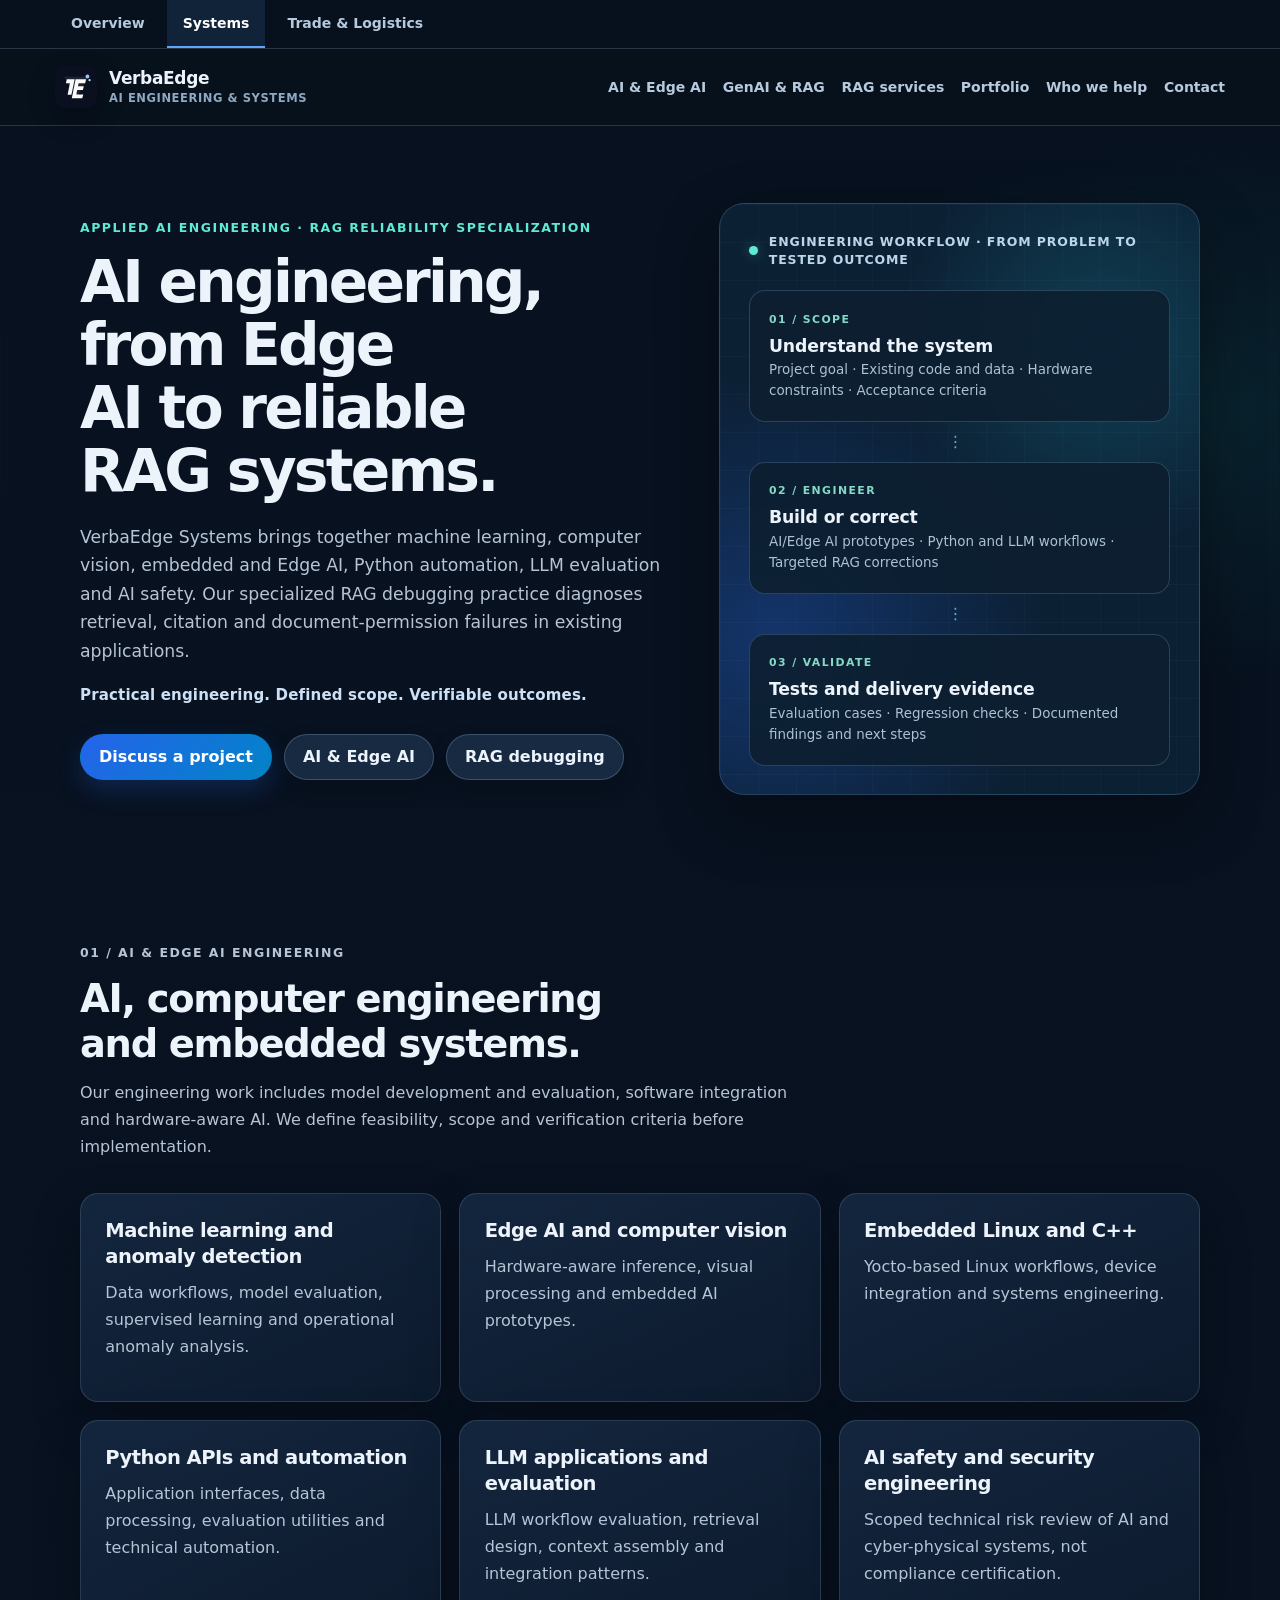
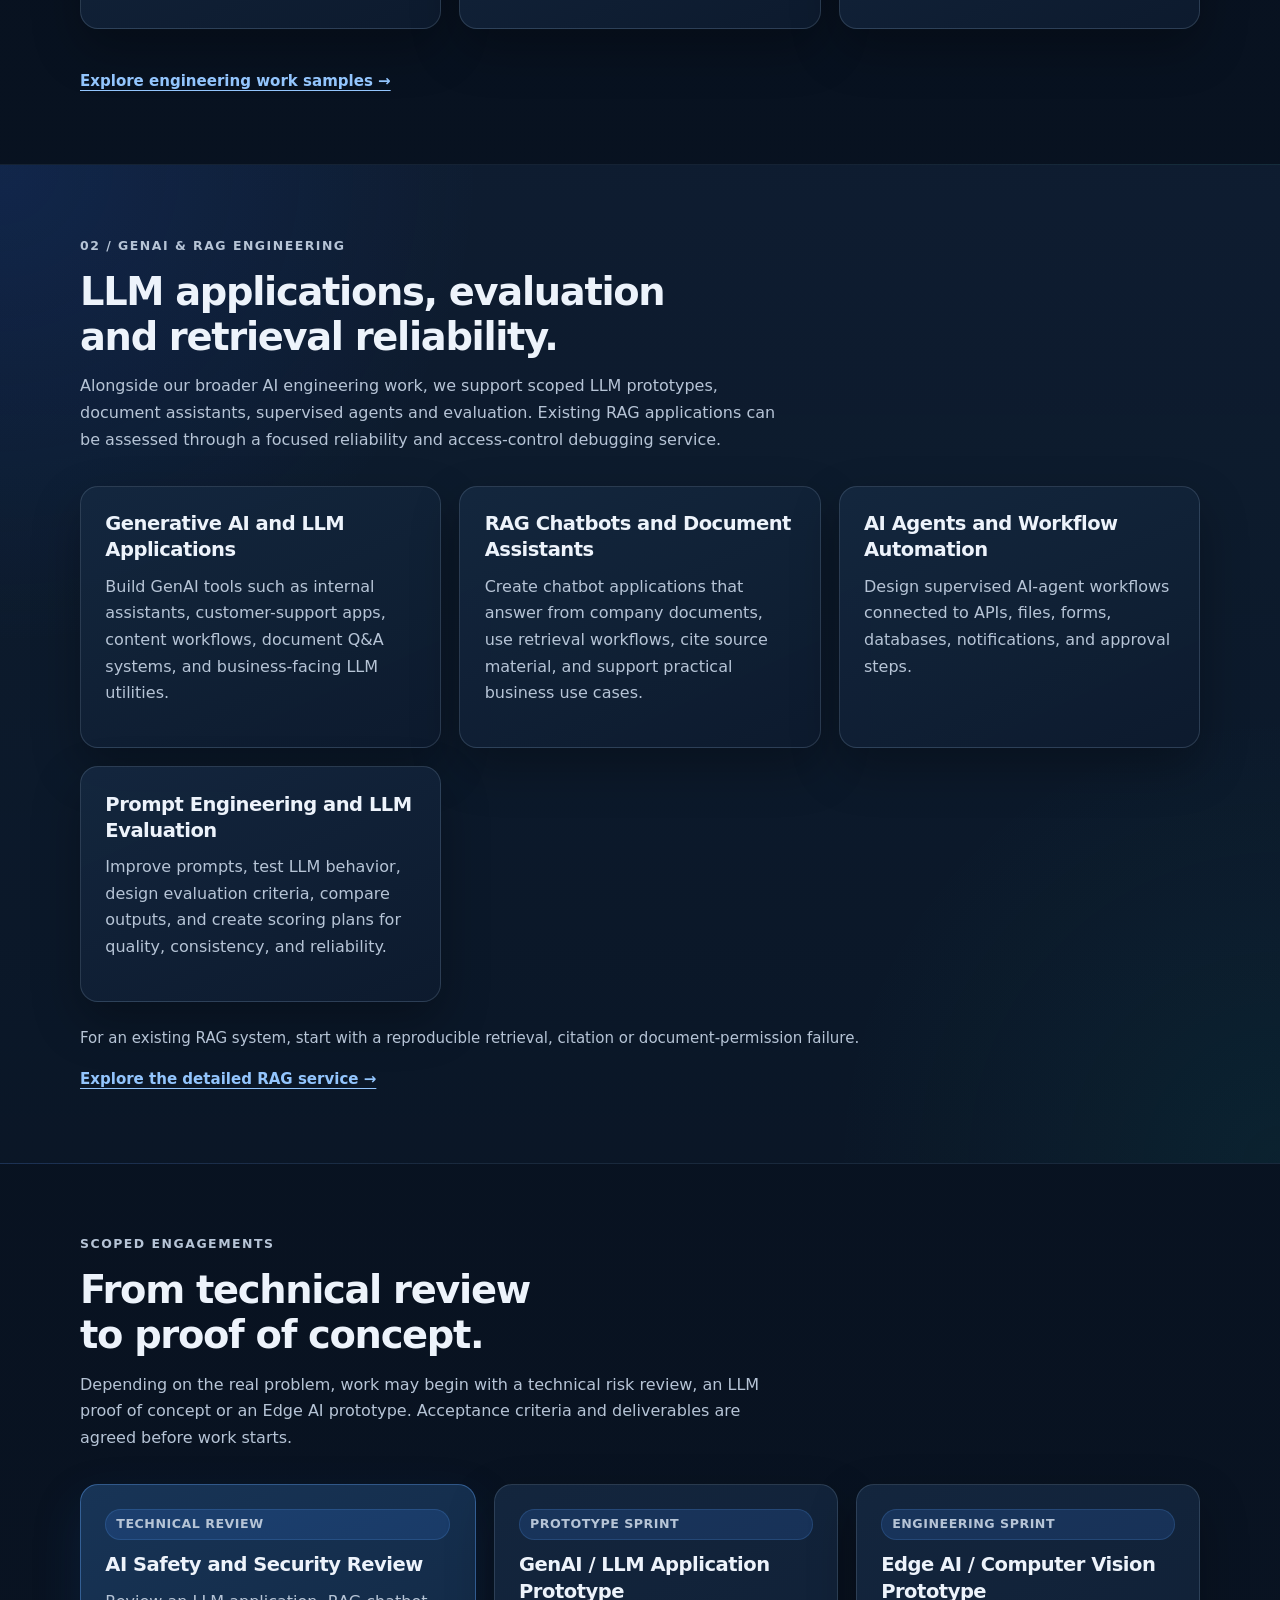
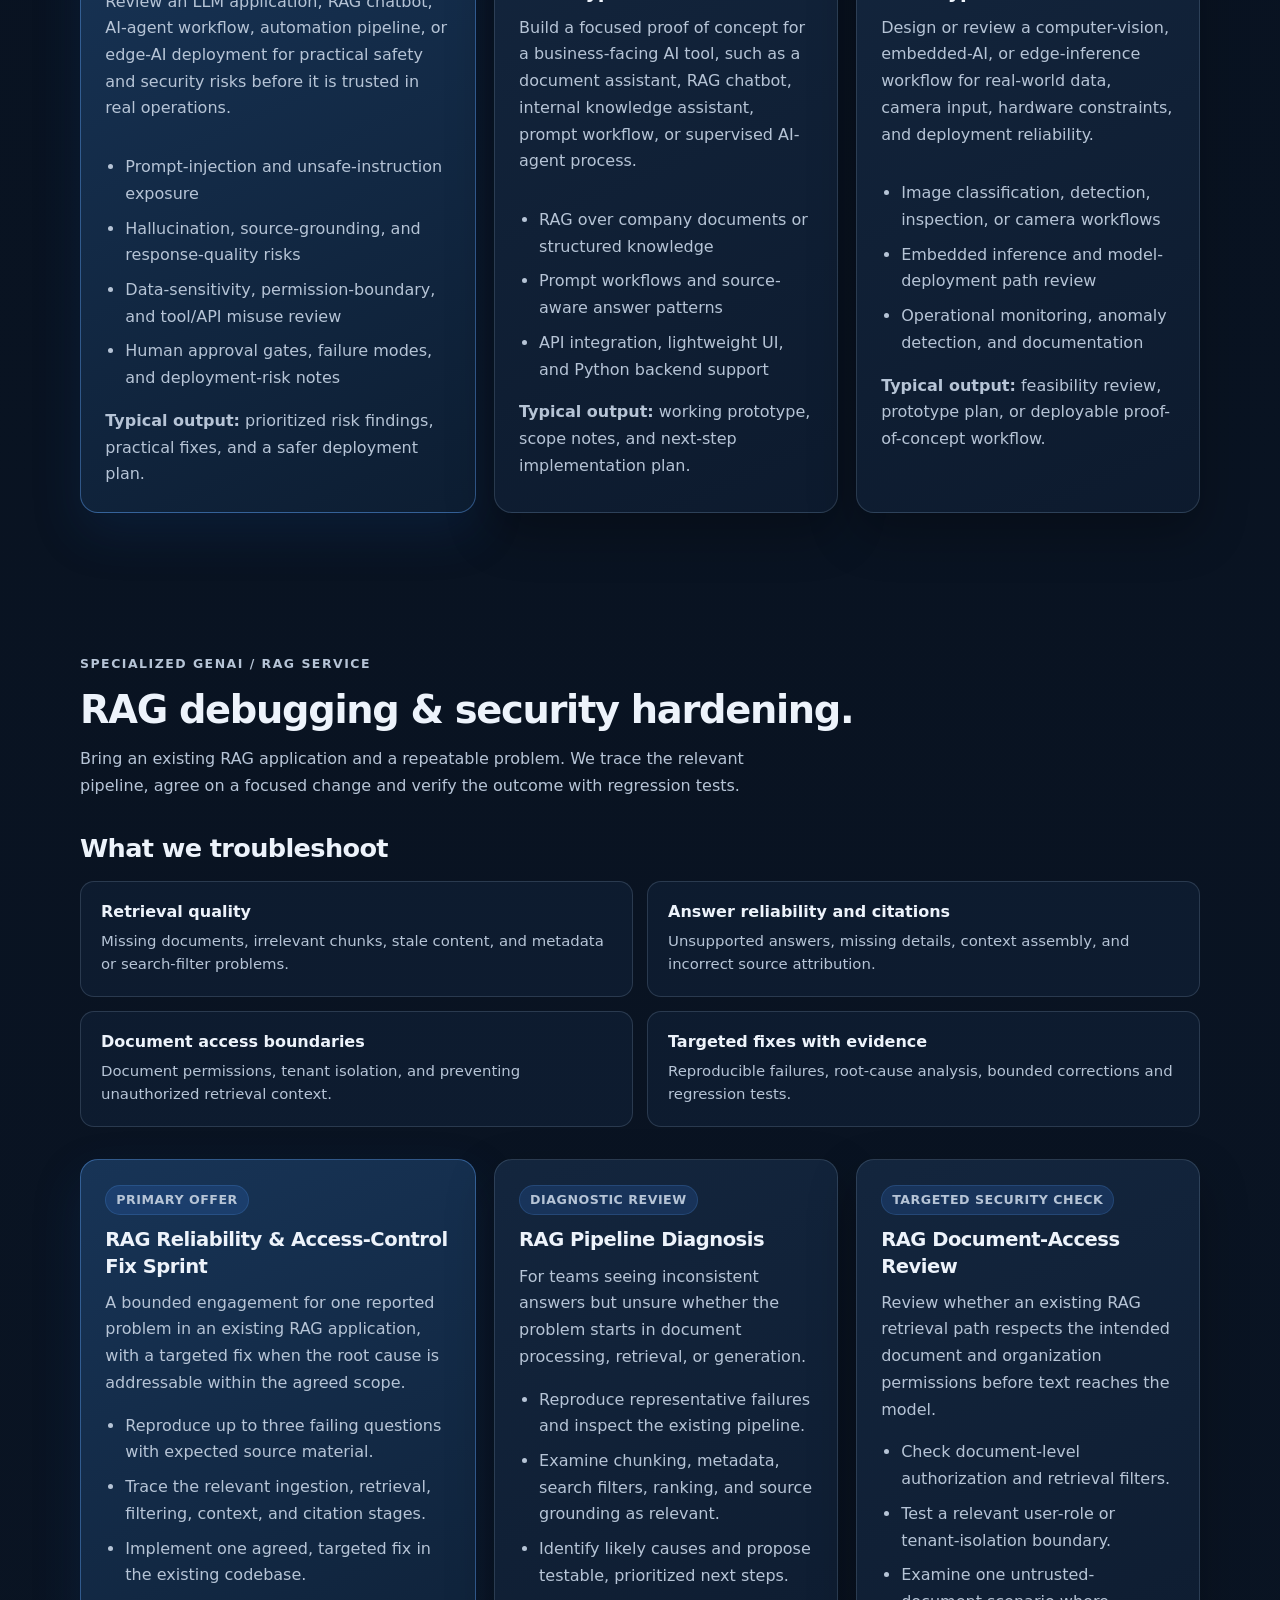
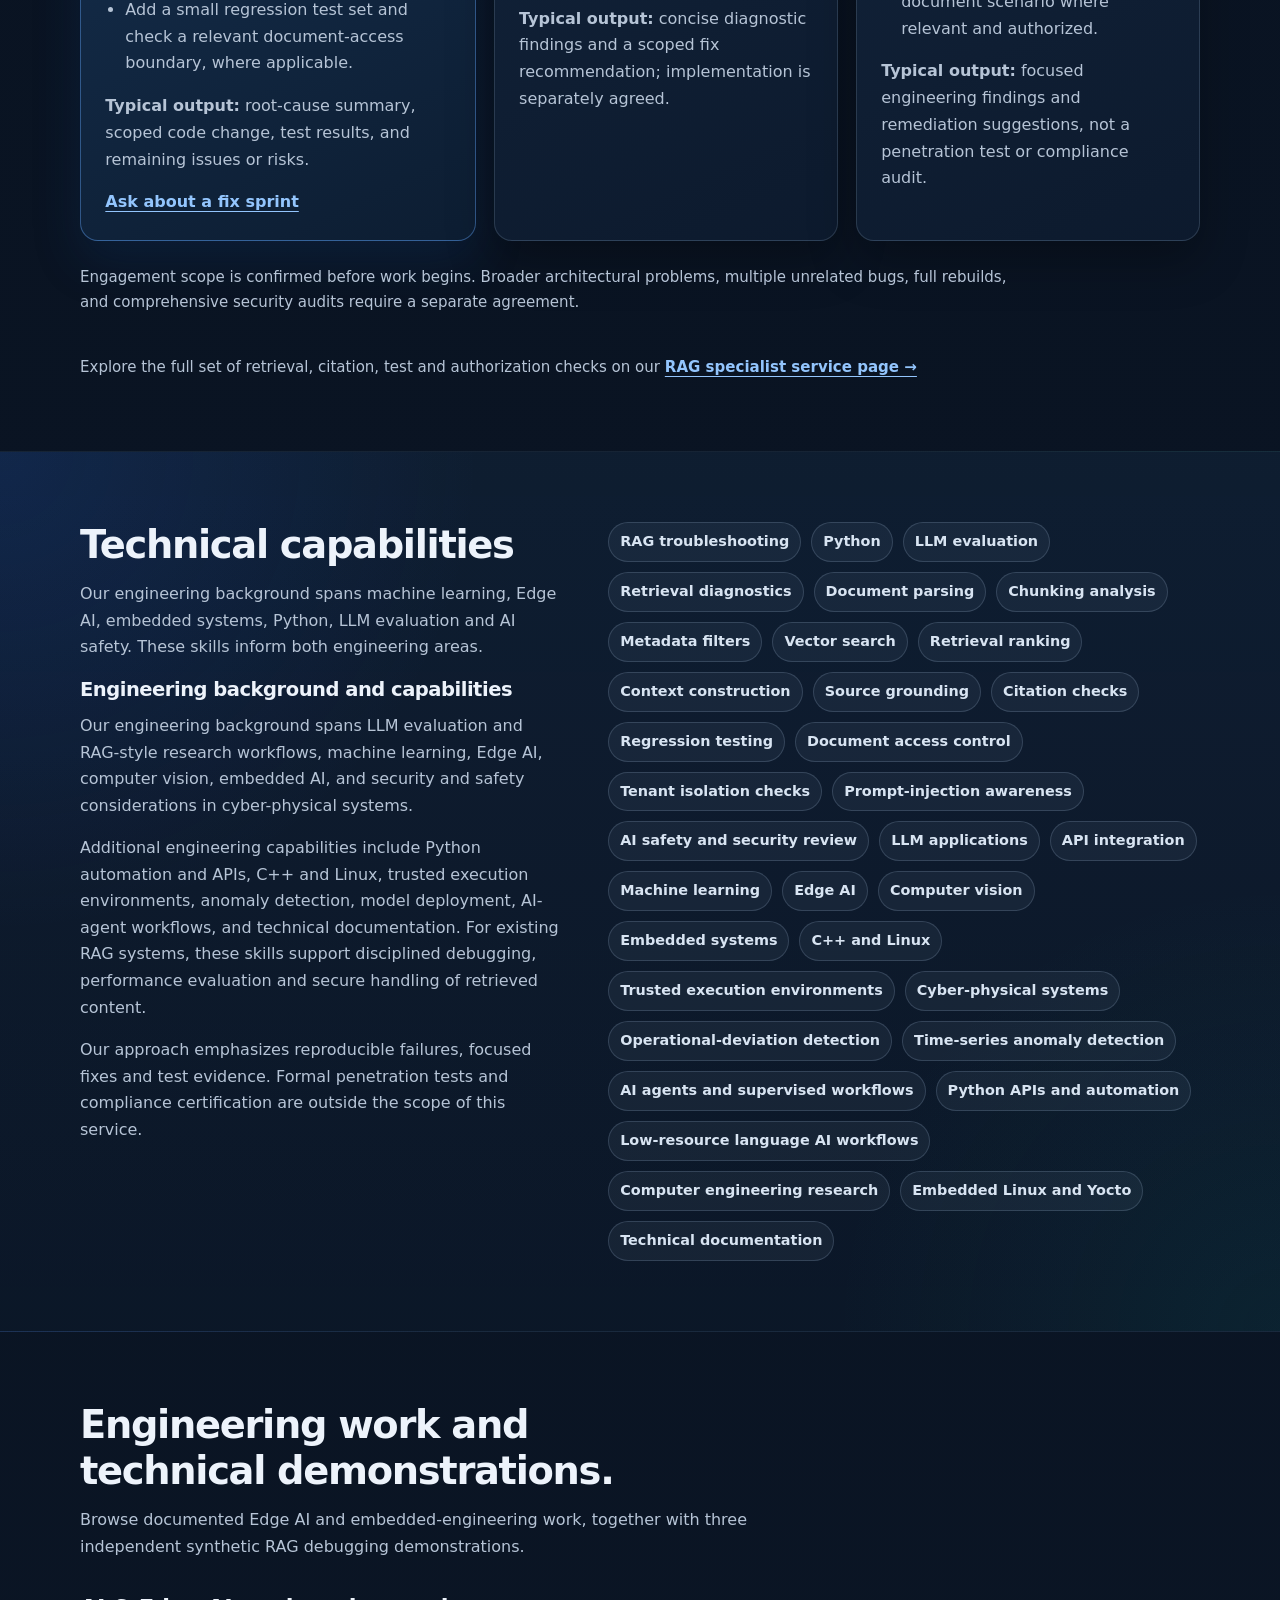
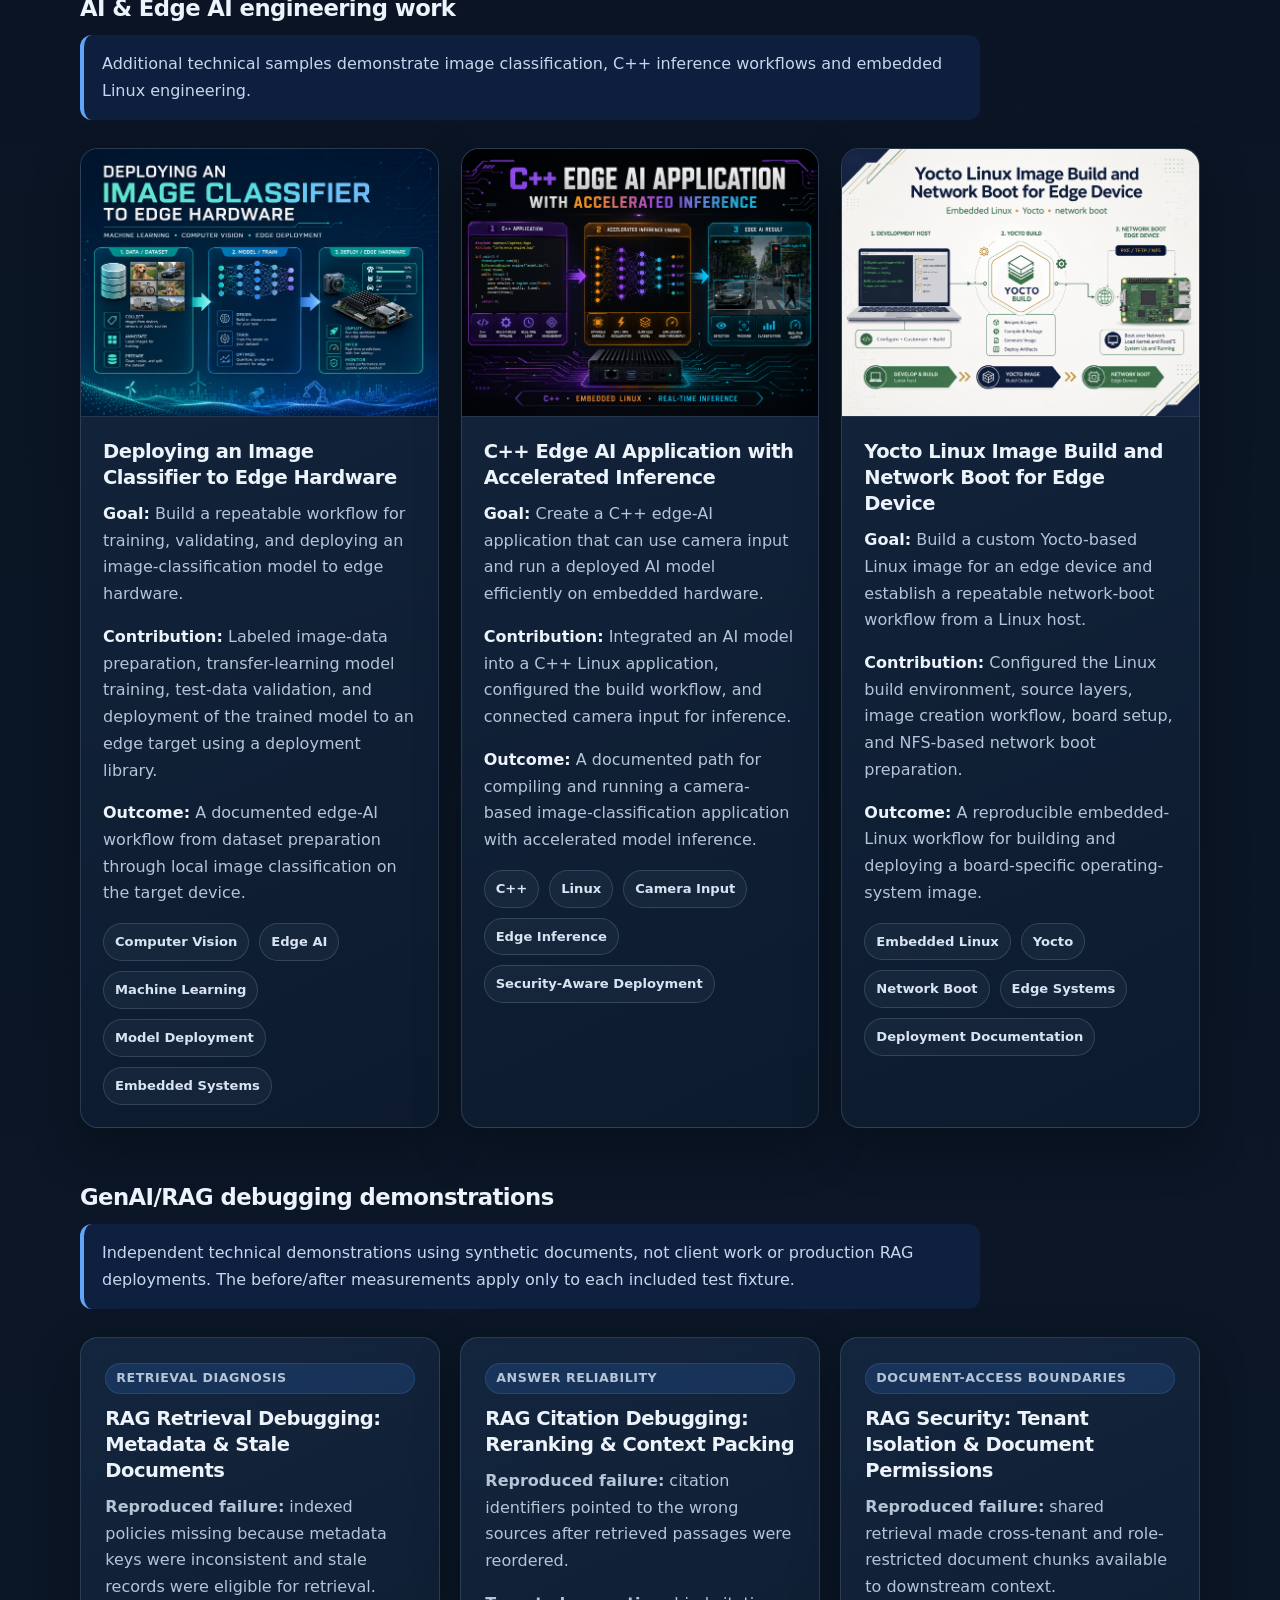
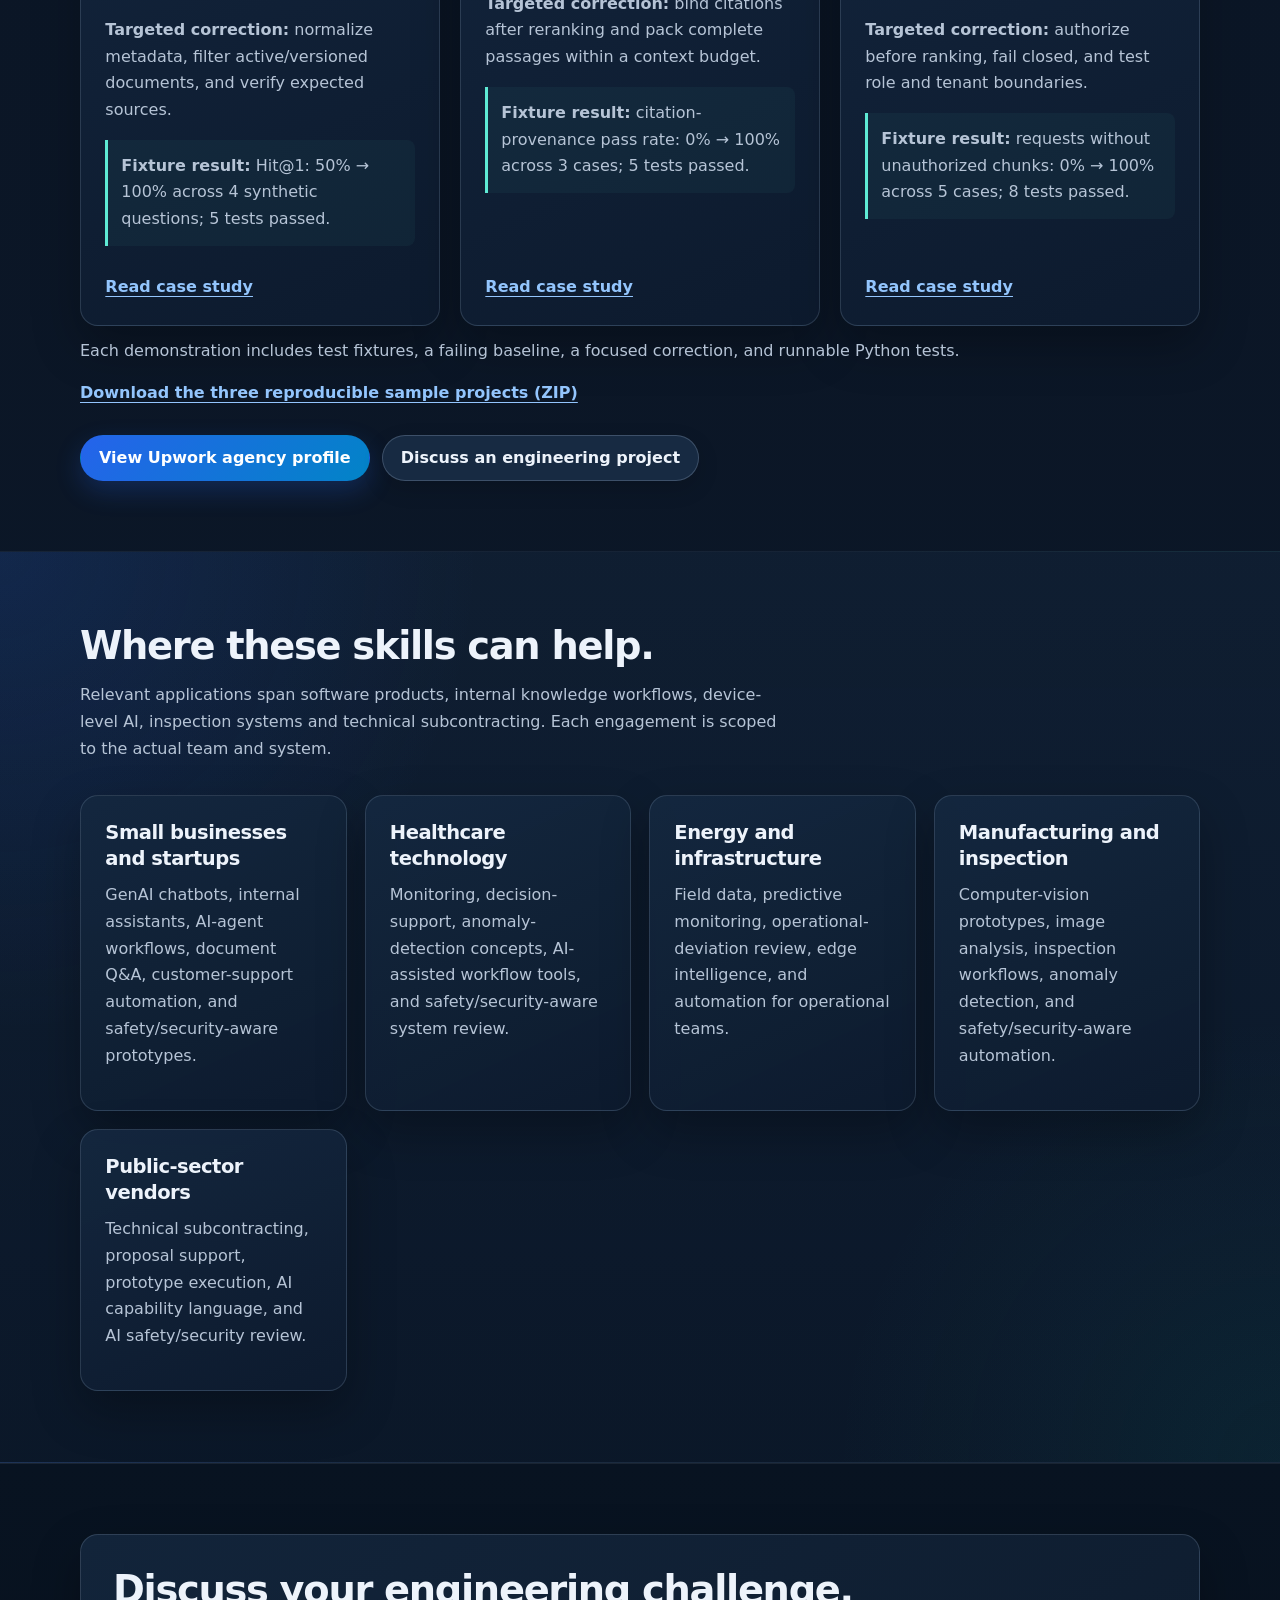
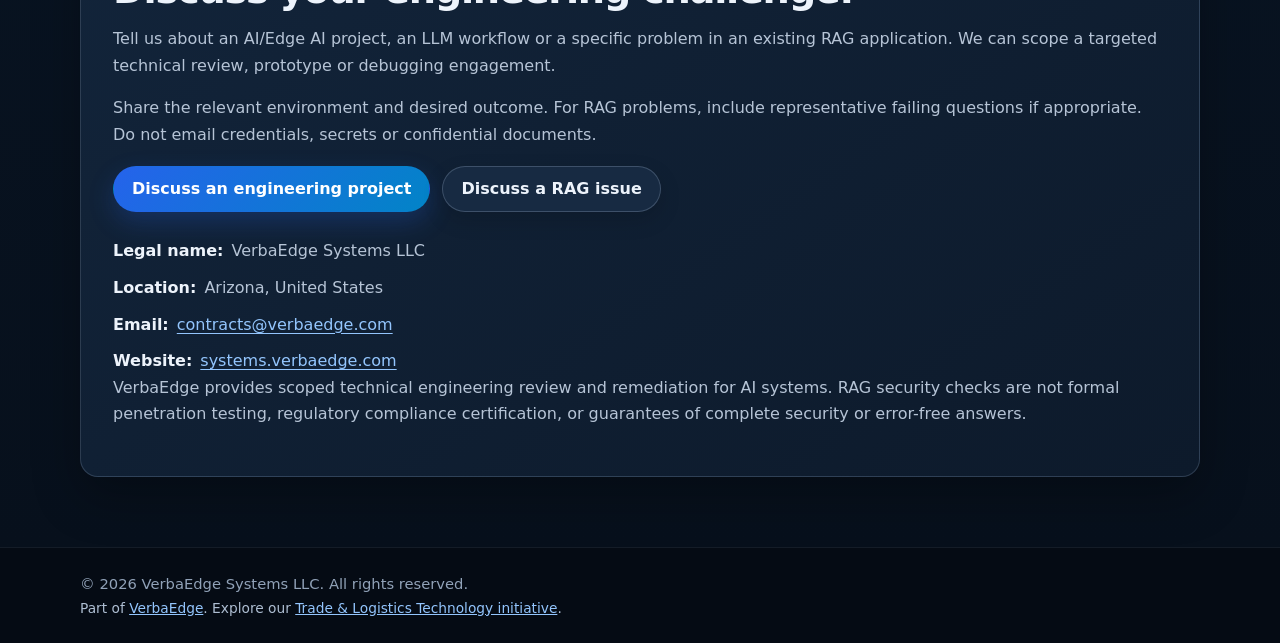
<file: index.html>
<!DOCTYPE html>

<html lang="en">
<head>
<meta charset="utf-8"/>
<meta content="width=device-width, initial-scale=1" name="viewport"/>
<title>VerbaEdge Systems | AI Engineering, Edge AI &amp; RAG Reliability</title>
<meta content="VerbaEdge Systems provides AI engineering in machine learning, computer vision, Edge AI and embedded systems, with specialized RAG debugging and document-access hardening." name="description"/>
<meta content="index, follow" name="robots"/>
<meta content="VerbaEdge Systems | AI Engineering, Edge AI &amp; RAG Reliability" property="og:title"/>
<meta content="AI engineering across machine learning, computer vision, embedded and Edge AI, LLM evaluation and specialized RAG debugging." property="og:description"/>
<meta content="website" property="og:type"/>
<meta content="https://systems.verbaedge.com/" property="og:url"/>
<meta content="#091321" name="theme-color"/>
<link href="assets/brand/verbaedge-logo.svg" rel="icon" type="image/svg+xml"/>
<link href="favicon.svg" rel="shortcut icon" type="image/svg+xml"/>
<link href="assets/brand/verbaedge-logo-180.png" rel="apple-touch-icon"/>
<link href="styles.css" rel="stylesheet"/>
<script type="application/ld+json">
  {
    "@context": "https://schema.org",
    "@type": "Organization",
    "name": "VerbaEdge Systems LLC",
    "url": "https://systems.verbaedge.com/",
    "email": "contracts@verbaedge.com",
    "address": {
      "@type": "PostalAddress",
      "addressRegion": "AZ",
      "addressCountry": "US"
    },
    "description": "VerbaEdge Systems provides AI, Edge AI, embedded and Python engineering with a GenAI/RAG reliability specialization."
  }
  </script>
<link href="https://systems.verbaedge.com/" rel="canonical"/></head>
<body><nav class="ve-network" aria-label="VerbaEdge websites"><div class="ve-network__inner"><a class="ve-network__link" href="https://verbaedge.com/">Overview</a><a class="ve-network__link" href="https://systems.verbaedge.com/" aria-current="page">Systems</a><a class="ve-network__link" href="https://logistics.verbaedge.com/">Trade &amp; Logistics</a></div></nav>
<header class="site-header">
<div class="container header-inner">
<a aria-label="VerbaEdge company overview" class="brand" href="https://verbaedge.com/">
<img alt="" aria-hidden="true" class="brand-logo" src="assets/brand/verbaedge-logo.svg"/>
<span>VerbaEdge<small>AI ENGINEERING &amp; SYSTEMS</small></span>
</a>
<nav aria-label="Systems page navigation" class="nav-links"><a href="#engineering">AI &amp; Edge AI</a><a href="#genai">GenAI &amp; RAG</a><a href="#offers">RAG services</a><a href="#portfolio">Portfolio</a><a href="#industries">Who we help</a><a href="#contact">Contact</a></nav>
</div>
</header>
<main id="top">
<section class="hero ve-systems-hero">
<div class="container hero-grid">
<div class="hero-copy">
<p class="eyebrow">Applied AI engineering · RAG reliability specialization</p>
<h1>AI engineering, from Edge AI to reliable RAG systems.</h1>
<p class="lede">VerbaEdge Systems brings together machine learning, computer vision, embedded and Edge AI, Python automation, LLM evaluation and AI safety. Our specialized RAG debugging practice diagnoses retrieval, citation and document-permission failures in existing applications.</p>
<p class="hero-promise">Practical engineering. Defined scope. Verifiable outcomes.</p>
<div class="button-row">
<a class="button primary" href="mailto:contracts@verbaedge.com?subject=Systems%20Engineering%20Inquiry">Discuss a project</a>
<a class="button" href="#engineering">AI &amp; Edge AI</a><a class="button" href="#offers">RAG debugging</a>
</div>
</div>
<aside class="platform ve-engineering-platform" aria-label="Illustrative AI engineering workflow">
<div class="platform-top"><i class="platform-indicator" aria-hidden="true"></i> Engineering workflow · From problem to tested outcome</div>
<div class="platform-stack">
<div class="stack-item"><small>01 / Scope</small><strong>Understand the system</strong><span>Project goal · Existing code and data · Hardware constraints · Acceptance criteria</span></div>
<div class="stack-arrow" aria-hidden="true">⋮</div>
<div class="stack-item"><small>02 / Engineer</small><strong>Build or correct</strong><span>AI/Edge AI prototypes · Python and LLM workflows · Targeted RAG corrections</span></div>
<div class="stack-arrow" aria-hidden="true">⋮</div>
<div class="stack-item"><small>03 / Validate</small><strong>Tests and delivery evidence</strong><span>Evaluation cases · Regression checks · Documented findings and next steps</span></div>
</div>
</aside>
</div>
</section>
<section class="section" id="engineering"><div class="container" id="services"><div class="section-heading"><p class="eyebrow">01 / AI &amp; Edge AI engineering</p><h2>AI, computer engineering and embedded systems.</h2><p>Our engineering work includes model development and evaluation, software integration and hardware-aware AI. We define feasibility, scope and verification criteria before implementation.</p></div><div class="card-grid services-grid">
<article class="card"><h3>Machine learning and anomaly detection</h3><p>Data workflows, model evaluation, supervised learning and operational anomaly analysis.</p></article>
<article class="card"><h3>Edge AI and computer vision</h3><p>Hardware-aware inference, visual processing and embedded AI prototypes.</p></article>
<article class="card"><h3>Embedded Linux and C++</h3><p>Yocto-based Linux workflows, device integration and systems engineering.</p></article>
<article class="card"><h3>Python APIs and automation</h3><p>Application interfaces, data processing, evaluation utilities and technical automation.</p></article>
<article class="card"><h3>LLM applications and evaluation</h3><p>LLM workflow evaluation, retrieval design, context assembly and integration patterns.</p></article>
<article class="card"><h3>AI safety and security engineering</h3><p>Scoped technical risk review of AI and cyber-physical systems, not compliance certification.</p></article>
</div><p class="scope-note"><a class="text-link" href="#portfolio">Explore engineering work samples →</a></p></div></section>
<section class="section section-light" id="genai"><div class="container"><div class="section-heading"><p class="eyebrow">02 / GenAI &amp; RAG engineering</p><h2>LLM applications, evaluation and retrieval reliability.</h2><p>Alongside our broader AI engineering work, we support scoped LLM prototypes, document assistants, supervised agents and evaluation. Existing RAG applications can be assessed through a focused reliability and access-control debugging service.</p></div><div class="card-grid services-grid"><article class="card">
            <h3>Generative AI and LLM Applications</h3>
            <p>Build GenAI tools such as internal assistants, customer-support apps, content workflows, document Q&A systems, and business-facing LLM utilities.</p>
          </article>
<article class="card">
            <h3>RAG Chatbots and Document Assistants</h3>
            <p>Create chatbot applications that answer from company documents, use retrieval workflows, cite source material, and support practical business use cases.</p>
          </article>
<article class="card">
            <h3>AI Agents and Workflow Automation</h3>
            <p>Design supervised AI-agent workflows connected to APIs, files, forms, databases, notifications, and approval steps.</p>
          </article>
<article class="card">
            <h3>Prompt Engineering and LLM Evaluation</h3>
            <p>Improve prompts, test LLM behavior, design evaluation criteria, compare outputs, and create scoring plans for quality, consistency, and reliability.</p>
          </article></div><p class="scope-note">For an existing RAG system, start with a reproducible retrieval, citation or document-permission failure. <a class="text-link" href="rag/">Explore the detailed RAG service →</a></p></div></section>
<section class="section" id="engagements"><div class="container"><div class="section-heading"><p class="eyebrow">Scoped engagements</p><h2>From technical review to proof of concept.</h2><p>Depending on the real problem, work may begin with a technical risk review, an LLM proof of concept or an Edge AI prototype. Acceptance criteria and deliverables are agreed before work starts.</p></div><div class="offer-grid"><article class="card offer-card featured-offer">
            <p class="offer-label">Technical review</p>
            <h3>AI Safety and Security Review</h3>
            <p>Review an LLM application, RAG chatbot, AI-agent workflow, automation pipeline, or edge-AI deployment for practical safety and security risks before it is trusted in real operations.</p>
            <ul>
              <li>Prompt-injection and unsafe-instruction exposure</li>
              <li>Hallucination, source-grounding, and response-quality risks</li>
              <li>Data-sensitivity, permission-boundary, and tool/API misuse review</li>
              <li>Human approval gates, failure modes, and deployment-risk notes</li>
            </ul>
            <p class="deliverable"><strong>Typical output:</strong> prioritized risk findings, practical fixes, and a safer deployment plan.</p>
          </article>
<article class="card offer-card">
            <p class="offer-label">Prototype sprint</p>
            <h3>GenAI / LLM Application Prototype</h3>
            <p>Build a focused proof of concept for a business-facing AI tool, such as a document assistant, RAG chatbot, internal knowledge assistant, prompt workflow, or supervised AI-agent process.</p>
            <ul>
              <li>RAG over company documents or structured knowledge</li>
              <li>Prompt workflows and source-aware answer patterns</li>
              <li>API integration, lightweight UI, and Python backend support</li>
            </ul>
            <p class="deliverable"><strong>Typical output:</strong> working prototype, scope notes, and next-step implementation plan.</p>
          </article>
<article class="card offer-card">
            <p class="offer-label">Engineering sprint</p>
            <h3>Edge AI / Computer Vision Prototype</h3>
            <p>Design or review a computer-vision, embedded-AI, or edge-inference workflow for real-world data, camera input, hardware constraints, and deployment reliability.</p>
            <ul>
              <li>Image classification, detection, inspection, or camera workflows</li>
              <li>Embedded inference and model-deployment path review</li>
              <li>Operational monitoring, anomaly detection, and documentation</li>
            </ul>
            <p class="deliverable"><strong>Typical output:</strong> feasibility review, prototype plan, or deployable proof-of-concept workflow.</p>
          </article></div></div></section>
<section class="section" id="offers">
<div class="container">
<div class="section-heading" id="rag">
<p class="eyebrow">Specialized GenAI / RAG service</p><h2>RAG debugging &amp; security hardening.</h2>
<p>Bring an existing RAG application and a repeatable problem. We trace the relevant pipeline, agree on a focused change and verify the outcome with regression tests.</p>
</div>
<div class="rag-problems" aria-labelledby="rag-problems-title">
<h3 id="rag-problems-title">What we troubleshoot</h3>
<div class="rag-problem-grid">
<article class="rag-problem"><h4>Retrieval quality</h4><p>Missing documents, irrelevant chunks, stale content, and metadata or search-filter problems.</p></article>
<article class="rag-problem"><h4>Answer reliability and citations</h4><p>Unsupported answers, missing details, context assembly, and incorrect source attribution.</p></article>
<article class="rag-problem"><h4>Document access boundaries</h4><p>Document permissions, tenant isolation, and preventing unauthorized retrieval context.</p></article>
<article class="rag-problem"><h4>Targeted fixes with evidence</h4><p>Reproducible failures, root-cause analysis, bounded corrections and regression tests.</p></article>
</div>
</div>
<div class="offer-grid">
<article class="card offer-card featured-offer">
<p class="offer-label">Primary offer</p>
<h3>RAG Reliability &amp; Access-Control Fix Sprint</h3>
<p>A bounded engagement for one reported problem in an existing RAG application, with a targeted fix when the root cause is addressable within the agreed scope.</p>
<ul>
<li>Reproduce up to three failing questions with expected source material.</li>
<li>Trace the relevant ingestion, retrieval, filtering, context, and citation stages.</li>
<li>Implement one agreed, targeted fix in the existing codebase.</li>
<li>Add a small regression test set and check a relevant document-access boundary, where applicable.</li>
</ul>
<p class="deliverable"><strong>Typical output:</strong> root-cause summary, scoped code change, test results, and remaining issues or risks.</p>
<a class="text-link" href="mailto:contracts@verbaedge.com?subject=RAG%20Fix%20Sprint%20Inquiry">Ask about a fix sprint</a>
</article>
<article class="card offer-card">
<p class="offer-label">Diagnostic review</p>
<h3>RAG Pipeline Diagnosis</h3>
<p>For teams seeing inconsistent answers but unsure whether the problem starts in document processing, retrieval, or generation.</p>
<ul>
<li>Reproduce representative failures and inspect the existing pipeline.</li>
<li>Examine chunking, metadata, search filters, ranking, and source grounding as relevant.</li>
<li>Identify likely causes and propose testable, prioritized next steps.</li>
</ul>
<p class="deliverable"><strong>Typical output:</strong> concise diagnostic findings and a scoped fix recommendation; implementation is separately agreed.</p>
</article>
<article class="card offer-card">
<p class="offer-label">Targeted security check</p>
<h3>RAG Document-Access Review</h3>
<p>Review whether an existing RAG retrieval path respects the intended document and organization permissions before text reaches the model.</p>
<ul>
<li>Check document-level authorization and retrieval filters.</li>
<li>Test a relevant user-role or tenant-isolation boundary.</li>
<li>Examine one untrusted-document scenario where relevant and authorized.</li>
</ul>
<p class="deliverable"><strong>Typical output:</strong> focused engineering findings and remediation suggestions, not a penetration test or compliance audit.</p>
</article>
</div>
<p class="scope-note">Engagement scope is confirmed before work begins. Broader architectural problems, multiple unrelated bugs, full rebuilds, and comprehensive security audits require a separate agreement.</p>
<p class="scope-note">Explore the full set of retrieval, citation, test and authorization checks on our <a href="rag/" class="text-link">RAG specialist service page →</a></p></div>
</section>
<section class="section section-light" id="capabilities">
<div class="container split">
<div>
<h2>Technical capabilities</h2>
<p>Our engineering background spans machine learning, Edge AI, embedded systems, Python, LLM evaluation and AI safety. These skills inform both engineering areas.</p>
<h3>Engineering background and capabilities</h3>
<p>Our engineering background spans LLM evaluation and RAG-style research workflows, machine learning, Edge AI, computer vision, embedded AI, and security and safety considerations in cyber-physical systems.</p>
<p>Additional engineering capabilities include Python automation and APIs, C++ and Linux, trusted execution environments, anomaly detection, model deployment, AI-agent workflows, and technical documentation. For existing RAG systems, these skills support disciplined debugging, performance evaluation and secure handling of retrieved content.</p>
<p class="small">Our approach emphasizes reproducible failures, focused fixes and test evidence. Formal penetration tests and compliance certification are outside the scope of this service.</p>
</div>
<div aria-label="Technical capability list" class="capability-tags">
<span>RAG troubleshooting</span>
<span>Python</span>
<span>LLM evaluation</span>
<span>Retrieval diagnostics</span>
<span>Document parsing</span>
<span>Chunking analysis</span>
<span>Metadata filters</span>
<span>Vector search</span>
<span>Retrieval ranking</span>
<span>Context construction</span>
<span>Source grounding</span>
<span>Citation checks</span>
<span>Regression testing</span>
<span>Document access control</span>
<span>Tenant isolation checks</span>
<span>Prompt-injection awareness</span>
<span>AI safety and security review</span>
<span>LLM applications</span>
<span>API integration</span>
<span>Machine learning</span>
<span>Edge AI</span>
<span>Computer vision</span>
<span>Embedded systems</span>
<span>C++ and Linux</span>
<span>Trusted execution environments</span>
<span>Cyber-physical systems</span>
<span>Operational-deviation detection</span>
<span>Time-series anomaly detection</span>
<span>AI agents and supervised workflows</span>
<span>Python APIs and automation</span>
<span>Low-resource language AI workflows</span>
<span>Computer engineering research</span>
<span>Embedded Linux and Yocto</span>
<span>Technical documentation</span>
</div>
</div>
</section>
<section class="section" id="portfolio">
<div class="container">
<div class="section-heading">
<h2>Engineering work and technical demonstrations.</h2>
<p>Browse documented Edge AI and embedded-engineering work, together with three independent synthetic RAG debugging demonstrations.</p>
</div>
<h3 class="portfolio-subtitle original-samples">AI &amp; Edge AI engineering work</h3>
<p class="note">Additional technical samples demonstrate image classification, C++ inference workflows and embedded Linux engineering.</p>
<div class="portfolio-grid">
<article class="portfolio-card">
<img alt="Upwork portfolio cover for deploying an image classifier to edge hardware" src="assets/portfolio/upwork-portfolio-image-classifier-edge-hardware.png"/>
<div class="portfolio-body">
<h3>Deploying an Image Classifier to Edge Hardware</h3>
<p><strong>Goal:</strong> Build a repeatable workflow for training, validating, and deploying an image-classification model to edge hardware.</p>
<p><strong>Contribution:</strong> Labeled image-data preparation, transfer-learning model training, test-data validation, and deployment of the trained model to an edge target using a deployment library.</p>
<p><strong>Outcome:</strong> A documented edge-AI workflow from dataset preparation through local image classification on the target device.</p>
<div class="tag-row">
<span>Computer Vision</span>
<span>Edge AI</span>
<span>Machine Learning</span>
<span>Model Deployment</span>
<span>Embedded Systems</span>
</div>
</div>
</article>
<article class="portfolio-card">
<img alt="Upwork portfolio cover for a C++ edge AI application with real-time inference" src="assets/portfolio/upwork-portfolio-cpp-edge-ai-application.png"/>
<div class="portfolio-body">
<h3>C++ Edge AI Application with Accelerated Inference</h3>
<p><strong>Goal:</strong> Create a C++ edge-AI application that can use camera input and run a deployed AI model efficiently on embedded hardware.</p>
<p><strong>Contribution:</strong> Integrated an AI model into a C++ Linux application, configured the build workflow, and connected camera input for inference.</p>
<p><strong>Outcome:</strong> A documented path for compiling and running a camera-based image-classification application with accelerated model inference.</p>
<div class="tag-row">
<span>C++</span>
<span>Linux</span>
<span>Camera Input</span>
<span>Edge Inference</span>
<span>Security-Aware Deployment</span>
</div>
</div>
</article>
<article class="portfolio-card">
<img alt="Upwork portfolio cover for Yocto Linux image build and network boot workflow" src="assets/portfolio/upwork-portfolio-yocto-network-boot.png"/>
<div class="portfolio-body">
<h3>Yocto Linux Image Build and Network Boot for Edge Device</h3>
<p><strong>Goal:</strong> Build a custom Yocto-based Linux image for an edge device and establish a repeatable network-boot workflow from a Linux host.</p>
<p><strong>Contribution:</strong> Configured the Linux build environment, source layers, image creation workflow, board setup, and NFS-based network boot preparation.</p>
<p><strong>Outcome:</strong> A reproducible embedded-Linux workflow for building and deploying a board-specific operating-system image.</p>
<div class="tag-row">
<span>Embedded Linux</span>
<span>Yocto</span>
<span>Network Boot</span>
<span>Edge Systems</span>
<span>Deployment Documentation</span>
</div>
</div>
</article>
</div>
<h3 class="portfolio-subtitle" id="rag-portfolio">GenAI/RAG debugging demonstrations</h3>
<p class="note">Independent technical demonstrations using synthetic documents, not client work or production RAG deployments. The before/after measurements apply only to each included test fixture.</p>
<div class="rag-case-grid">
<article class="card rag-case-card">
<p class="offer-label">Retrieval diagnosis</p>
<h3>RAG Retrieval Debugging: Metadata &amp; Stale Documents</h3>
<p><strong>Reproduced failure:</strong> indexed policies missing because metadata keys were inconsistent and stale records were eligible for retrieval.</p>
<p><strong>Targeted correction:</strong> normalize metadata, filter active/versioned documents, and verify expected sources.</p>
<p class="rag-evidence"><strong>Fixture result:</strong> Hit@1: 50% → 100% across 4 synthetic questions; 5 tests passed.</p>
<a class="text-link" href="portfolio/retrieval-metadata.html">Read case study</a>
</article>
<article class="card rag-case-card">
<p class="offer-label">Answer reliability</p>
<h3>RAG Citation Debugging: Reranking &amp; Context Packing</h3>
<p><strong>Reproduced failure:</strong> citation identifiers pointed to the wrong sources after retrieved passages were reordered.</p>
<p><strong>Targeted correction:</strong> bind citations after reranking and pack complete passages within a context budget.</p>
<p class="rag-evidence"><strong>Fixture result:</strong> citation-provenance pass rate: 0% → 100% across 3 cases; 5 tests passed.</p>
<a class="text-link" href="portfolio/citation-context.html">Read case study</a>
</article>
<article class="card rag-case-card">
<p class="offer-label">Document-access boundaries</p>
<h3>RAG Security: Tenant Isolation &amp; Document Permissions</h3>
<p><strong>Reproduced failure:</strong> shared retrieval made cross-tenant and role-restricted document chunks available to downstream context.</p>
<p><strong>Targeted correction:</strong> authorize before ranking, fail closed, and test role and tenant boundaries.</p>
<p class="rag-evidence"><strong>Fixture result:</strong> requests without unauthorized chunks: 0% → 100% across 5 cases; 8 tests passed.</p>
<a class="text-link" href="portfolio/access-control.html">Read case study</a>
</article>
</div>
<p class="portfolio-download">Each demonstration includes test fixtures, a failing baseline, a focused correction, and runnable Python tests. <a class="text-link" href="downloads/VerbaEdge_RAG_3_Portfolio_Projects.zip">Download the three reproducible sample projects (ZIP)</a></p>
<div class="portfolio-cta">
<a class="button primary" href="https://www.upwork.com/agencies/2070672183064581036/" rel="noopener noreferrer" target="_blank">View Upwork agency profile</a>
<a class="button" href="mailto:contracts@verbaedge.com?subject=Systems%20Engineering%20Inquiry">Discuss an engineering project</a>
</div>
</div>
</section>
<section class="section section-light" id="industries">
      <div class="container">
        <div class="section-heading">
          <h2>Where these skills can help.</h2>
          <p>Relevant applications span software products, internal knowledge workflows, device-level AI, inspection systems and technical subcontracting. Each engagement is scoped to the actual team and system.</p>
        </div>
        <div class="card-grid industries-grid">
          <article class="card">
            <h3>Small businesses and startups</h3>
            <p>GenAI chatbots, internal assistants, AI-agent workflows, document Q&A, customer-support automation, and safety/security-aware prototypes.</p>
          </article>
          <article class="card">
            <h3>Healthcare technology</h3>
            <p>Monitoring, decision-support, anomaly-detection concepts, AI-assisted workflow tools, and safety/security-aware system review.</p>
          </article>
          <article class="card">
            <h3>Energy and infrastructure</h3>
            <p>Field data, predictive monitoring, operational-deviation review, edge intelligence, and automation for operational teams.</p>
          </article>
          <article class="card">
            <h3>Manufacturing and inspection</h3>
            <p>Computer-vision prototypes, image analysis, inspection workflows, anomaly detection, and safety/security-aware automation.</p>
          </article>
          <article class="card">
            <h3>Public-sector vendors</h3>
            <p>Technical subcontracting, proposal support, prototype execution, AI capability language, and AI safety/security review.</p>
          </article>
        </div>
      </div>
    </section>

    <section class="section contact-section" id="contact">
<div class="container contact-card">
<h2>Discuss your engineering challenge.</h2>
<p>Tell us about an AI/Edge AI project, an LLM workflow or a specific problem in an existing RAG application. We can scope a targeted technical review, prototype or debugging engagement.</p>
<p>Share the relevant environment and desired outcome. For RAG problems, include representative failing questions if appropriate. Do not email credentials, secrets or confidential documents.</p>
<div class="button-row contact-action">
<a class="button primary" href="mailto:contracts@verbaedge.com?subject=Systems%20Engineering%20Inquiry">Discuss an engineering project</a>
<a class="button" href="mailto:contracts@verbaedge.com?subject=RAG%20Debugging%20Inquiry">Discuss a RAG issue</a>
</div>
<dl class="contact-list">
<div>
<dt>Legal name:</dt>
<dd>VerbaEdge Systems LLC</dd>
</div>
<div>
<dt>Location:</dt>
<dd>Arizona, United States</dd>
</div>
<div>
<dt>Email:</dt>
<dd><a href="mailto:contracts@verbaedge.com">contracts@verbaedge.com</a></dd>
</div>
<div>
<dt>Website:</dt>
<dd><a href="https://systems.verbaedge.com/">systems.verbaedge.com</a></dd>
</div>
</dl>
<p class="small">VerbaEdge provides scoped technical engineering review and remediation for AI systems. RAG security checks are not formal penetration testing, regulatory compliance certification, or guarantees of complete security or error-free answers.</p>
</div>
</section>
</main>
<footer class="site-footer">
<div class="container">
<p>© 2026 VerbaEdge Systems LLC. All rights reserved.</p>
<p class="network-footer">Part of <a href="https://verbaedge.com/">VerbaEdge</a>. Explore our <a href="https://logistics.verbaedge.com/">Trade &amp; Logistics Technology initiative</a>.</p></div>
</footer>
</body>
</html>
</file>
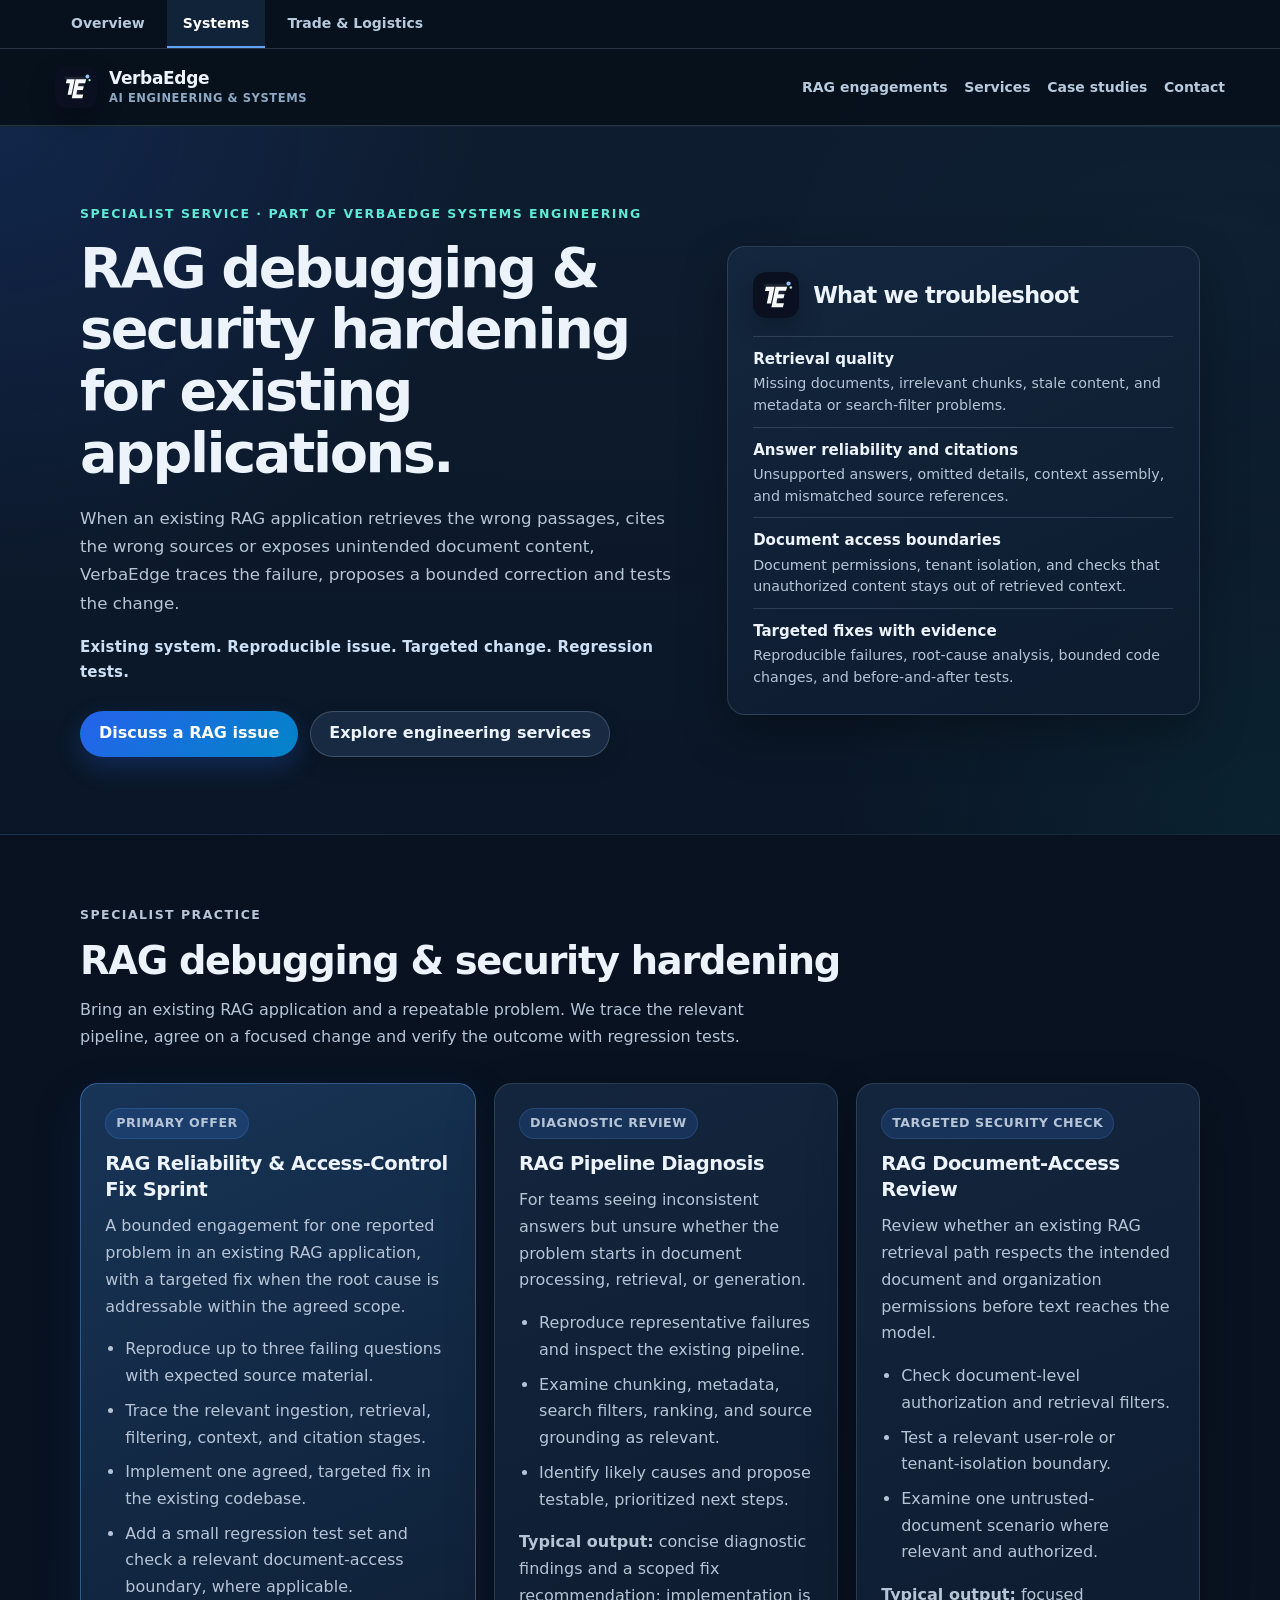
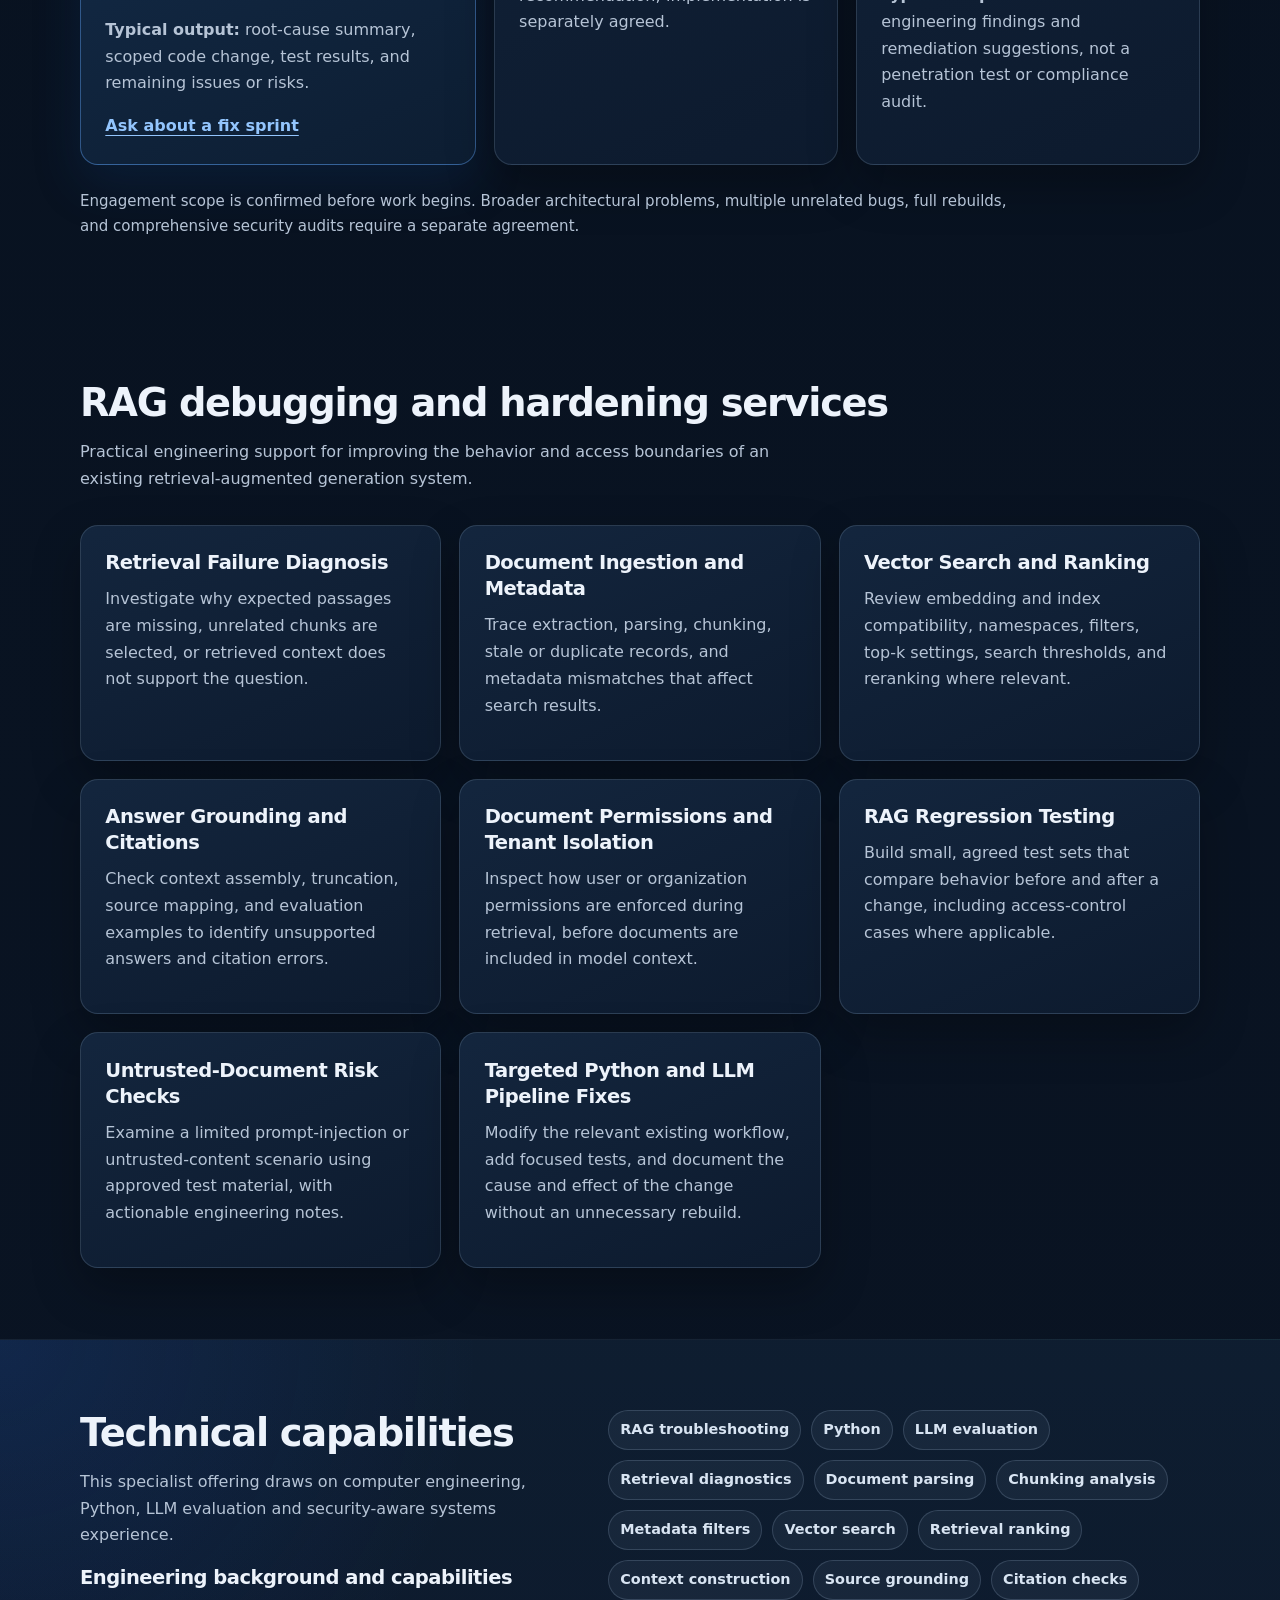
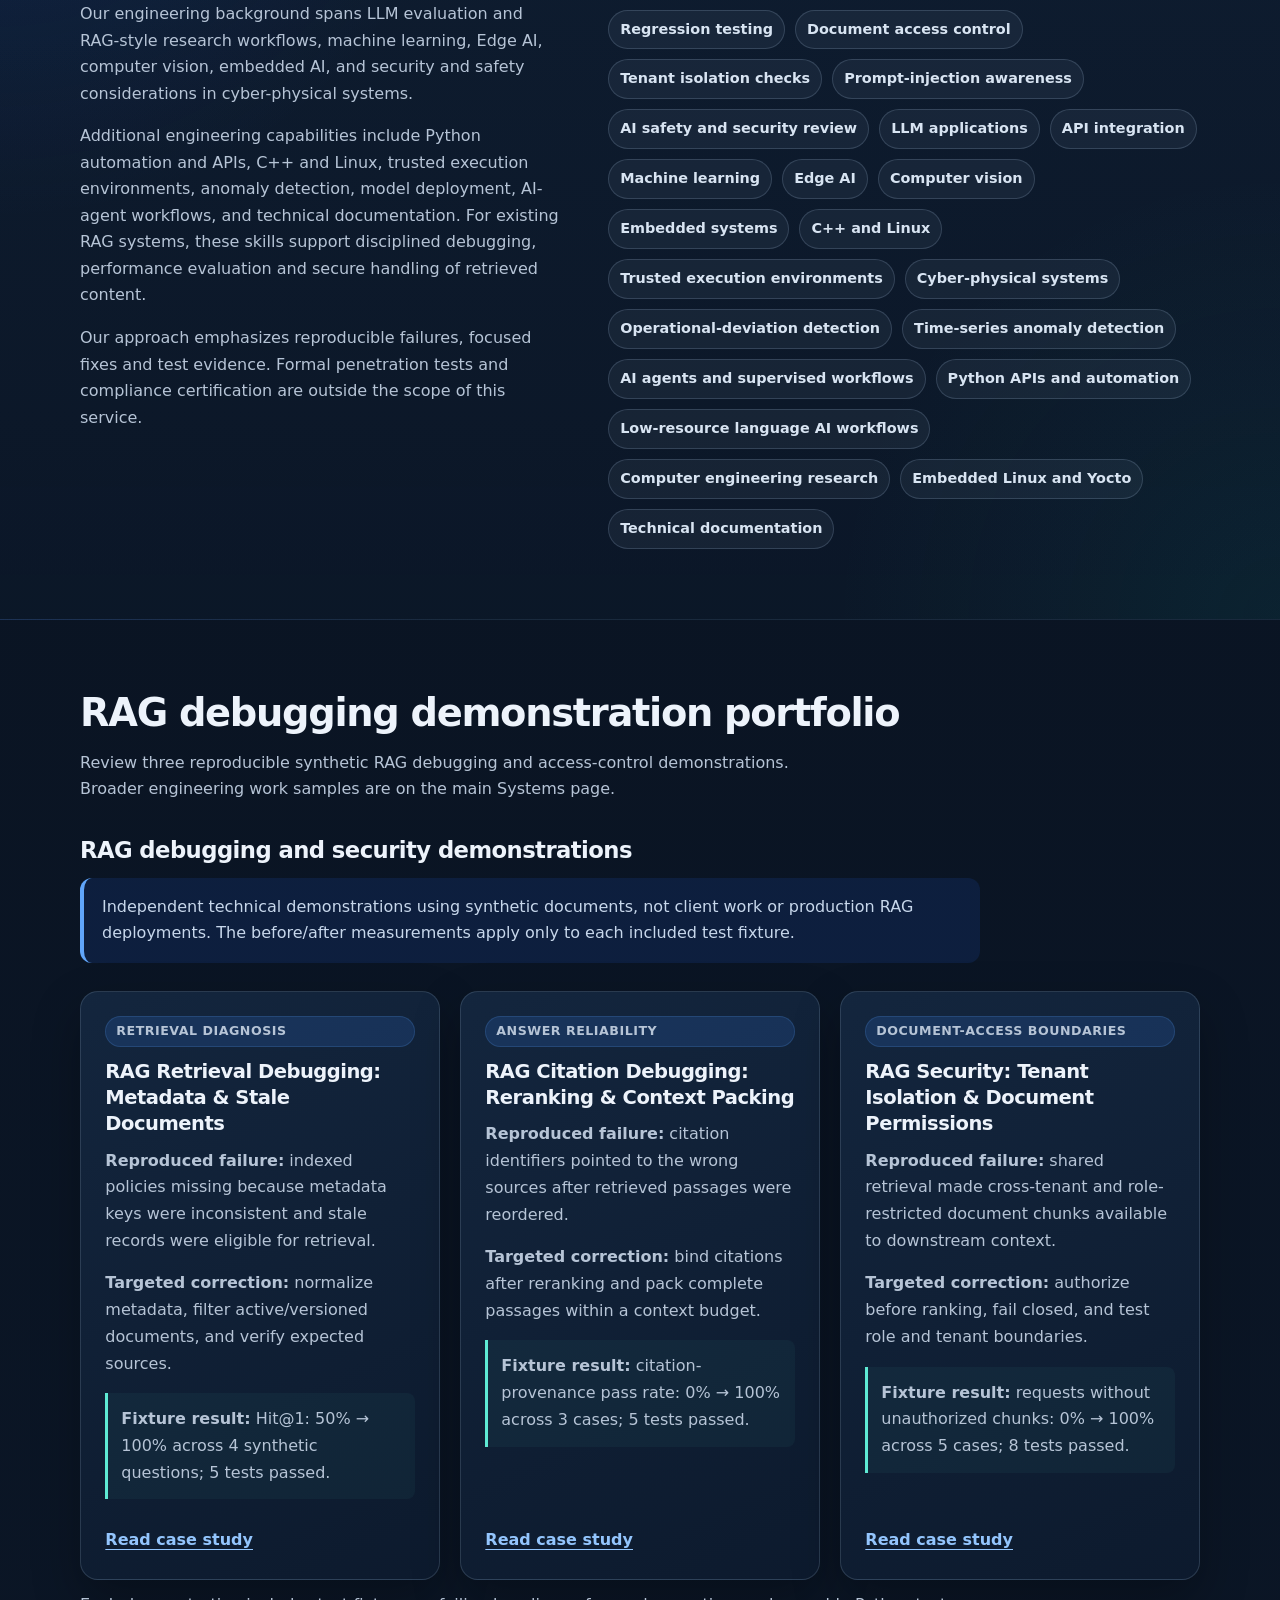
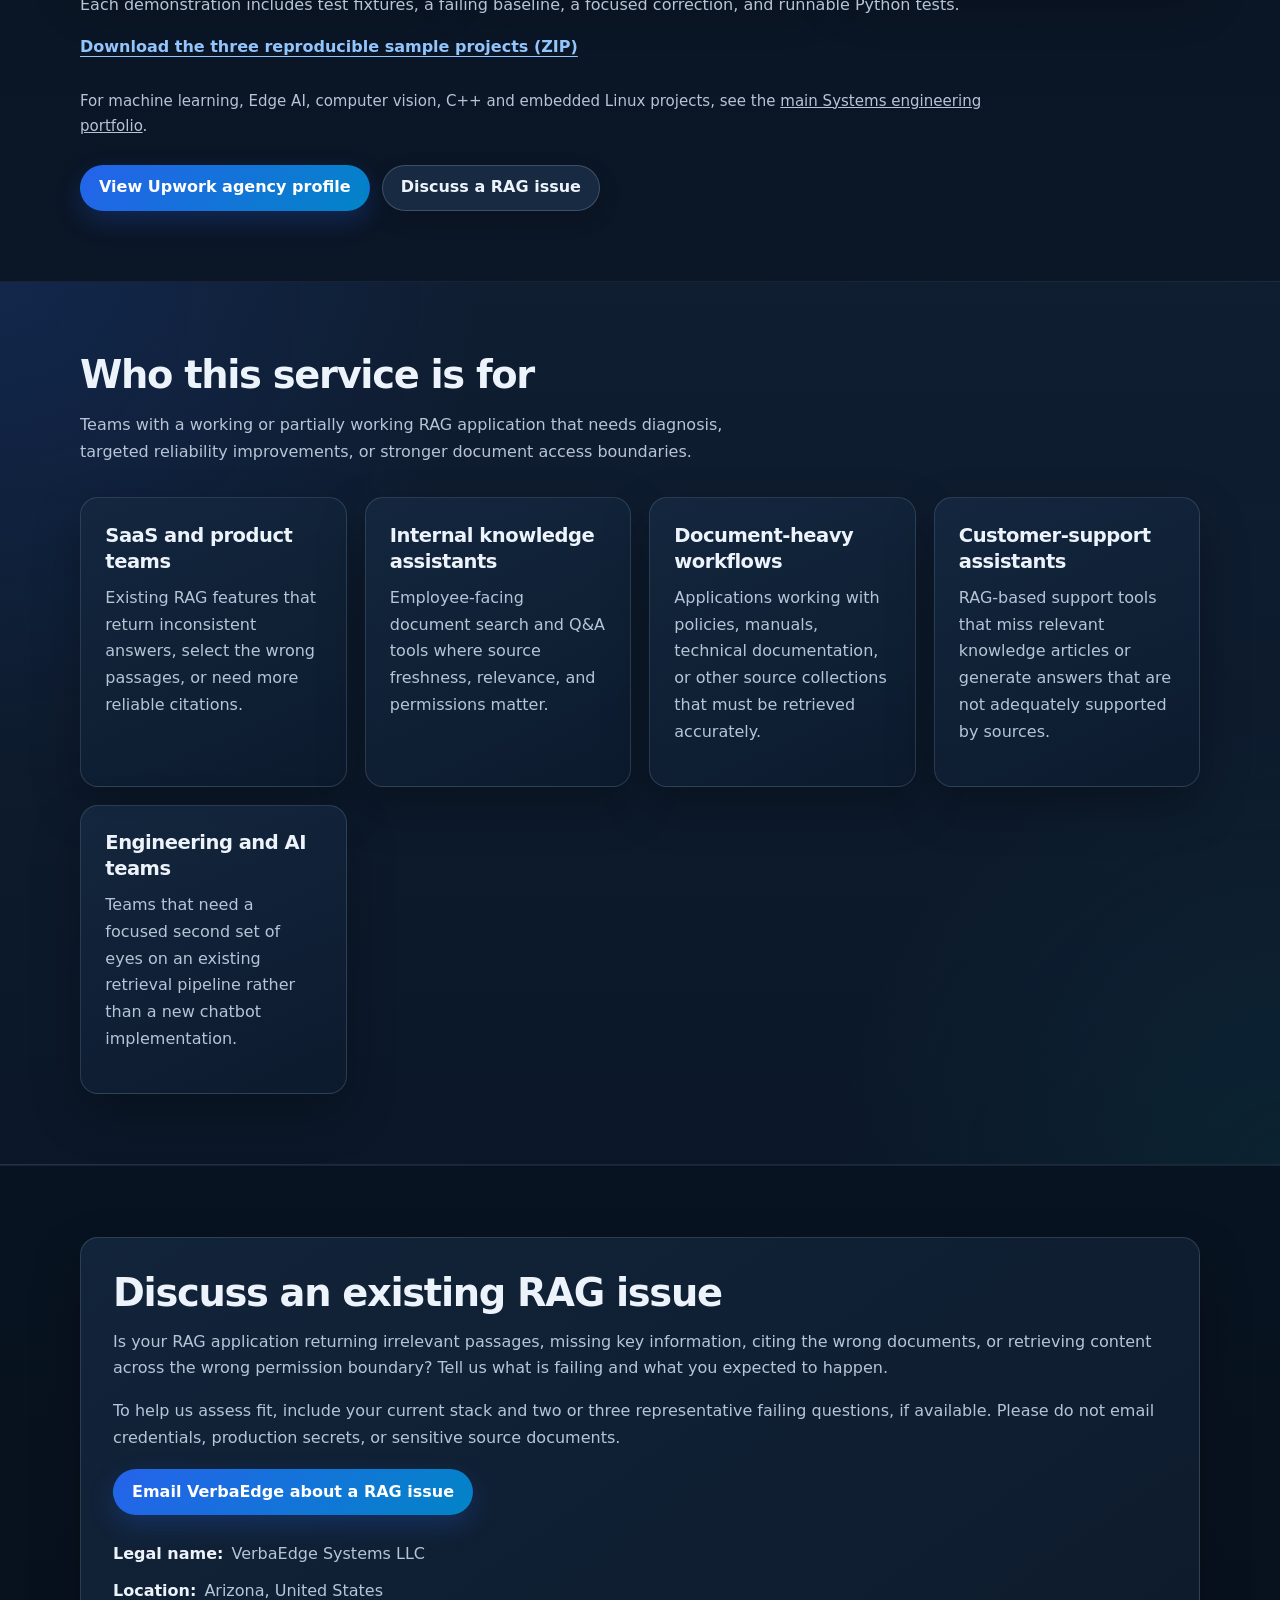
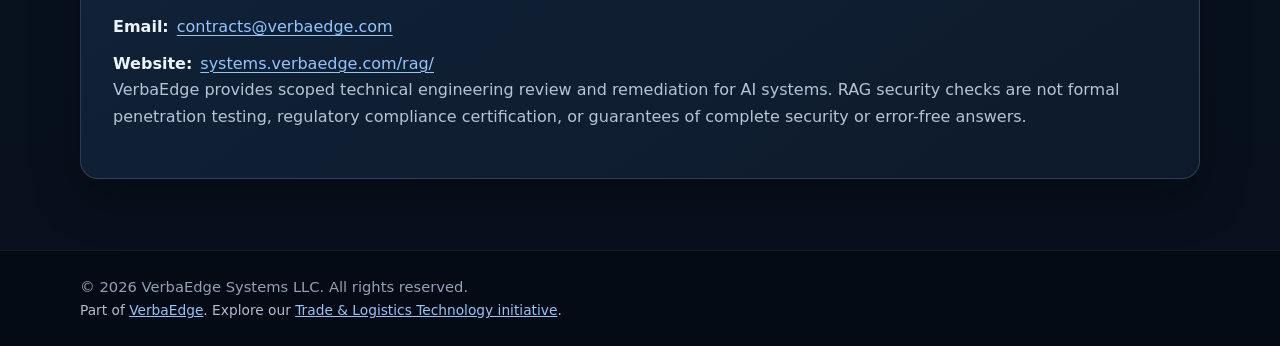
<file: rag/index.html>
<!DOCTYPE html>

<html lang="en">
<head>
<meta charset="utf-8"/>
<meta content="width=device-width, initial-scale=1" name="viewport"/>
<title>RAG Debugging &amp; Security Hardening | VerbaEdge Systems</title>
<meta content="Specialist RAG debugging for existing applications: retrieval errors, source citations, context assembly and document-permission boundaries, with reproducible test evidence." name="description"/>
<meta content="index, follow" name="robots"/>
<meta content="RAG Debugging &amp; Security Hardening | VerbaEdge Systems" property="og:title"/>
<meta content="RAG debugging and security hardening for existing applications. Focused root-cause diagnosis, targeted fixes, regression tests, and document access-control checks." property="og:description"/>
<meta content="website" property="og:type"/>
<meta content="https://systems.verbaedge.com/rag/" property="og:url"/>
<meta content="#091321" name="theme-color"/>
<link href="../assets/brand/verbaedge-logo.svg" rel="icon" type="image/svg+xml"/>
<link href="../favicon.svg" rel="shortcut icon" type="image/svg+xml"/>
<link href="../assets/brand/verbaedge-logo-180.png" rel="apple-touch-icon"/>
<link href="../styles.css" rel="stylesheet"/>
<script type="application/ld+json">
  {
    "@context": "https://schema.org",
    "@type": "Organization",
    "name": "VerbaEdge Systems LLC",
    "url": "https://systems.verbaedge.com/",
    "email": "contracts@verbaedge.com",
    "address": {
      "@type": "PostalAddress",
      "addressRegion": "AZ",
      "addressCountry": "US"
    },
    "description": "VerbaEdge Systems provides specialized debugging of existing RAG retrieval, citation and document-access workflows."
  }
  </script>
<link href="https://systems.verbaedge.com/rag/" rel="canonical"/></head>
<body><nav class="ve-network" aria-label="VerbaEdge websites"><div class="ve-network__inner"><a class="ve-network__link" href="https://verbaedge.com/">Overview</a><a class="ve-network__link" href="https://systems.verbaedge.com/" aria-current="page">Systems</a><a class="ve-network__link" href="https://logistics.verbaedge.com/">Trade &amp; Logistics</a></div></nav>
<header class="site-header">
<div class="container header-inner">
<a aria-label="VerbaEdge Systems LLC home" class="brand" href="https://verbaedge.com/">
<img alt="" aria-hidden="true" class="brand-logo" src="../assets/brand/verbaedge-logo.svg"/>
<span>VerbaEdge<small>AI ENGINEERING &amp; SYSTEMS</small></span>
</a>
<nav aria-label="RAG navigation" class="nav-links"><a href="#offers">RAG engagements</a><a href="#services">Services</a><a href="#portfolio">Case studies</a><a href="#contact">Contact</a></nav>
</div>
</header>
<main id="top">
<section class="hero section-light">
<div class="container hero-grid">
<div class="hero-copy">
<p class="eyebrow">Specialist service · part of VerbaEdge Systems engineering</p>
<h1>RAG debugging &amp; security hardening for existing applications.</h1>
<p class="lede">When an existing RAG application retrieves the wrong passages, cites the wrong sources or exposes unintended document content, VerbaEdge traces the failure, proposes a bounded correction and tests the change.</p>
<p class="hero-promise">Existing system. Reproducible issue. Targeted change. Regression tests.</p>
<div class="button-row">
<a class="button primary" href="mailto:contracts@verbaedge.com?subject=RAG%20Debugging%20Inquiry">Discuss a RAG issue</a>
<a class="button" href="../#services">Explore engineering services</a>
</div>
</div>
<aside aria-label="RAG troubleshooting focus" class="focus-card">
<div class="focus-card-title">
<img alt="" aria-hidden="true" class="focus-logo" src="../assets/brand/verbaedge-logo.svg"/>
<h2>What we troubleshoot</h2>
</div>
<div class="focus-list">
<div>
<strong>Retrieval quality</strong>
<span>Missing documents, irrelevant chunks, stale content, and metadata or search-filter problems.</span>
</div>
<div>
<strong>Answer reliability and citations</strong>
<span>Unsupported answers, omitted details, context assembly, and mismatched source references.</span>
</div>
<div>
<strong>Document access boundaries</strong>
<span>Document permissions, tenant isolation, and checks that unauthorized content stays out of retrieved context.</span>
</div>
<div>
<strong>Targeted fixes with evidence</strong>
<span>Reproducible failures, root-cause analysis, bounded code changes, and before-and-after tests.</span>
</div>
</div>
</aside>
</div>
</section>
<section class="section" id="offers">
<div class="container">
<div class="section-heading" id="rag">
<p class="eyebrow">Specialist practice</p><h2>RAG debugging &amp; security hardening</h2>
<p>Bring an existing RAG application and a repeatable problem. We trace the relevant pipeline, agree on a focused change and verify the outcome with regression tests.</p>
</div>
<div class="offer-grid">
<article class="card offer-card featured-offer">
<p class="offer-label">Primary offer</p>
<h3>RAG Reliability &amp; Access-Control Fix Sprint</h3>
<p>A bounded engagement for one reported problem in an existing RAG application, with a targeted fix when the root cause is addressable within the agreed scope.</p>
<ul>
<li>Reproduce up to three failing questions with expected source material.</li>
<li>Trace the relevant ingestion, retrieval, filtering, context, and citation stages.</li>
<li>Implement one agreed, targeted fix in the existing codebase.</li>
<li>Add a small regression test set and check a relevant document-access boundary, where applicable.</li>
</ul>
<p class="deliverable"><strong>Typical output:</strong> root-cause summary, scoped code change, test results, and remaining issues or risks.</p>
<a class="text-link" href="mailto:contracts@verbaedge.com?subject=RAG%20Fix%20Sprint%20Inquiry">Ask about a fix sprint</a>
</article>
<article class="card offer-card">
<p class="offer-label">Diagnostic review</p>
<h3>RAG Pipeline Diagnosis</h3>
<p>For teams seeing inconsistent answers but unsure whether the problem starts in document processing, retrieval, or generation.</p>
<ul>
<li>Reproduce representative failures and inspect the existing pipeline.</li>
<li>Examine chunking, metadata, search filters, ranking, and source grounding as relevant.</li>
<li>Identify likely causes and propose testable, prioritized next steps.</li>
</ul>
<p class="deliverable"><strong>Typical output:</strong> concise diagnostic findings and a scoped fix recommendation; implementation is separately agreed.</p>
</article>
<article class="card offer-card">
<p class="offer-label">Targeted security check</p>
<h3>RAG Document-Access Review</h3>
<p>Review whether an existing RAG retrieval path respects the intended document and organization permissions before text reaches the model.</p>
<ul>
<li>Check document-level authorization and retrieval filters.</li>
<li>Test a relevant user-role or tenant-isolation boundary.</li>
<li>Examine one untrusted-document scenario where relevant and authorized.</li>
</ul>
<p class="deliverable"><strong>Typical output:</strong> focused engineering findings and remediation suggestions, not a penetration test or compliance audit.</p>
</article>
</div>
<p class="scope-note">Engagement scope is confirmed before work begins. Broader architectural problems, multiple unrelated bugs, full rebuilds, and comprehensive security audits require a separate agreement.</p>
</div>
</section>
<section class="section" id="services">
<div class="container">
<div class="section-heading">
<h2>RAG debugging and hardening services</h2>
<p>Practical engineering support for improving the behavior and access boundaries of an existing retrieval-augmented generation system.</p>
</div>
<div class="card-grid services-grid">
<article class="card">
<h3>Retrieval Failure Diagnosis</h3>
<p>Investigate why expected passages are missing, unrelated chunks are selected, or retrieved context does not support the question.</p>
</article>
<article class="card">
<h3>Document Ingestion and Metadata</h3>
<p>Trace extraction, parsing, chunking, stale or duplicate records, and metadata mismatches that affect search results.</p>
</article>
<article class="card">
<h3>Vector Search and Ranking</h3>
<p>Review embedding and index compatibility, namespaces, filters, top-k settings, search thresholds, and reranking where relevant.</p>
</article>
<article class="card">
<h3>Answer Grounding and Citations</h3>
<p>Check context assembly, truncation, source mapping, and evaluation examples to identify unsupported answers and citation errors.</p>
</article>
<article class="card">
<h3>Document Permissions and Tenant Isolation</h3>
<p>Inspect how user or organization permissions are enforced during retrieval, before documents are included in model context.</p>
</article>
<article class="card">
<h3>RAG Regression Testing</h3>
<p>Build small, agreed test sets that compare behavior before and after a change, including access-control cases where applicable.</p>
</article>
<article class="card">
<h3>Untrusted-Document Risk Checks</h3>
<p>Examine a limited prompt-injection or untrusted-content scenario using approved test material, with actionable engineering notes.</p>
</article>
<article class="card">
<h3>Targeted Python and LLM Pipeline Fixes</h3>
<p>Modify the relevant existing workflow, add focused tests, and document the cause and effect of the change without an unnecessary rebuild.</p>
</article>
</div>
</div>
</section>
<section class="section section-light" id="capabilities">
<div class="container split">
<div>
<h2>Technical capabilities</h2>
<p>This specialist offering draws on computer engineering, Python, LLM evaluation and security-aware systems experience.</p>
<h3>Engineering background and capabilities</h3>
<p>Our engineering background spans LLM evaluation and RAG-style research workflows, machine learning, Edge AI, computer vision, embedded AI, and security and safety considerations in cyber-physical systems.</p>
<p>Additional engineering capabilities include Python automation and APIs, C++ and Linux, trusted execution environments, anomaly detection, model deployment, AI-agent workflows, and technical documentation. For existing RAG systems, these skills support disciplined debugging, performance evaluation and secure handling of retrieved content.</p>
<p class="small">Our approach emphasizes reproducible failures, focused fixes and test evidence. Formal penetration tests and compliance certification are outside the scope of this service.</p>
</div>
<div aria-label="Technical capability list" class="capability-tags">
<span>RAG troubleshooting</span>
<span>Python</span>
<span>LLM evaluation</span>
<span>Retrieval diagnostics</span>
<span>Document parsing</span>
<span>Chunking analysis</span>
<span>Metadata filters</span>
<span>Vector search</span>
<span>Retrieval ranking</span>
<span>Context construction</span>
<span>Source grounding</span>
<span>Citation checks</span>
<span>Regression testing</span>
<span>Document access control</span>
<span>Tenant isolation checks</span>
<span>Prompt-injection awareness</span>
<span>AI safety and security review</span>
<span>LLM applications</span>
<span>API integration</span>
<span>Machine learning</span>
<span>Edge AI</span>
<span>Computer vision</span>
<span>Embedded systems</span>
<span>C++ and Linux</span>
<span>Trusted execution environments</span>
<span>Cyber-physical systems</span>
<span>Operational-deviation detection</span>
<span>Time-series anomaly detection</span>
<span>AI agents and supervised workflows</span>
<span>Python APIs and automation</span>
<span>Low-resource language AI workflows</span>
<span>Computer engineering research</span>
<span>Embedded Linux and Yocto</span>
<span>Technical documentation</span>
</div>
</div>
</section>
<section class="section" id="portfolio">
<div class="container">
<div class="section-heading">
<h2>RAG debugging demonstration portfolio</h2>
<p>Review three reproducible synthetic RAG debugging and access-control demonstrations. Broader engineering work samples are on the main Systems page.</p>
</div>
<h3 class="portfolio-subtitle">RAG debugging and security demonstrations</h3>
<p class="note">Independent technical demonstrations using synthetic documents, not client work or production RAG deployments. The before/after measurements apply only to each included test fixture.</p>
<div class="rag-case-grid">
<article class="card rag-case-card">
<p class="offer-label">Retrieval diagnosis</p>
<h3>RAG Retrieval Debugging: Metadata &amp; Stale Documents</h3>
<p><strong>Reproduced failure:</strong> indexed policies missing because metadata keys were inconsistent and stale records were eligible for retrieval.</p>
<p><strong>Targeted correction:</strong> normalize metadata, filter active/versioned documents, and verify expected sources.</p>
<p class="rag-evidence"><strong>Fixture result:</strong> Hit@1: 50% → 100% across 4 synthetic questions; 5 tests passed.</p>
<a class="text-link" href="../portfolio/retrieval-metadata.html">Read case study</a>
</article>
<article class="card rag-case-card">
<p class="offer-label">Answer reliability</p>
<h3>RAG Citation Debugging: Reranking &amp; Context Packing</h3>
<p><strong>Reproduced failure:</strong> citation identifiers pointed to the wrong sources after retrieved passages were reordered.</p>
<p><strong>Targeted correction:</strong> bind citations after reranking and pack complete passages within a context budget.</p>
<p class="rag-evidence"><strong>Fixture result:</strong> citation-provenance pass rate: 0% → 100% across 3 cases; 5 tests passed.</p>
<a class="text-link" href="../portfolio/citation-context.html">Read case study</a>
</article>
<article class="card rag-case-card">
<p class="offer-label">Document-access boundaries</p>
<h3>RAG Security: Tenant Isolation &amp; Document Permissions</h3>
<p><strong>Reproduced failure:</strong> shared retrieval made cross-tenant and role-restricted document chunks available to downstream context.</p>
<p><strong>Targeted correction:</strong> authorize before ranking, fail closed, and test role and tenant boundaries.</p>
<p class="rag-evidence"><strong>Fixture result:</strong> requests without unauthorized chunks: 0% → 100% across 5 cases; 8 tests passed.</p>
<a class="text-link" href="../portfolio/access-control.html">Read case study</a>
</article>
</div>
<p class="portfolio-download">Each demonstration includes test fixtures, a failing baseline, a focused correction, and runnable Python tests. <a class="text-link" href="../downloads/VerbaEdge_RAG_3_Portfolio_Projects.zip">Download the three reproducible sample projects (ZIP)</a></p>
<p class="scope-note">For machine learning, Edge AI, computer vision, C++ and embedded Linux projects, see the <a href="../#portfolio">main Systems engineering portfolio</a>.</p>
<div class="portfolio-cta">
<a class="button primary" href="https://www.upwork.com/agencies/2070672183064581036/" rel="noopener noreferrer" target="_blank">View Upwork agency profile</a>
<a class="button" href="mailto:contracts@verbaedge.com?subject=RAG%20Debugging%20Inquiry">Discuss a RAG issue</a>
</div>
</div>
</section>
<section class="section section-light" id="industries">
<div class="container">
<div class="section-heading">
<h2>Who this service is for</h2>
<p>Teams with a working or partially working RAG application that needs diagnosis, targeted reliability improvements, or stronger document access boundaries.</p>
</div>
<div class="card-grid industries-grid">
<article class="card">
<h3>SaaS and product teams</h3>
<p>Existing RAG features that return inconsistent answers, select the wrong passages, or need more reliable citations.</p>
</article>
<article class="card">
<h3>Internal knowledge assistants</h3>
<p>Employee-facing document search and Q&amp;A tools where source freshness, relevance, and permissions matter.</p>
</article>
<article class="card">
<h3>Document-heavy workflows</h3>
<p>Applications working with policies, manuals, technical documentation, or other source collections that must be retrieved accurately.</p>
</article>
<article class="card">
<h3>Customer-support assistants</h3>
<p>RAG-based support tools that miss relevant knowledge articles or generate answers that are not adequately supported by sources.</p>
</article>
<article class="card">
<h3>Engineering and AI teams</h3>
<p>Teams that need a focused second set of eyes on an existing retrieval pipeline rather than a new chatbot implementation.</p>
</article>
</div>
</div>
</section>
<section class="section contact-section" id="contact">
<div class="container contact-card">
<h2>Discuss an existing RAG issue</h2>
<p>Is your RAG application returning irrelevant passages, missing key information, citing the wrong documents, or retrieving content across the wrong permission boundary? Tell us what is failing and what you expected to happen.</p>
<p>To help us assess fit, include your current stack and two or three representative failing questions, if available. Please do not email credentials, production secrets, or sensitive source documents.</p>
<div class="button-row contact-action">
<a class="button primary" href="mailto:contracts@verbaedge.com?subject=Existing%20RAG%20Application%20-%20Debugging%20Inquiry">Email VerbaEdge about a RAG issue</a>
</div>
<dl class="contact-list">
<div>
<dt>Legal name:</dt>
<dd>VerbaEdge Systems LLC</dd>
</div>
<div>
<dt>Location:</dt>
<dd>Arizona, United States</dd>
</div>
<div>
<dt>Email:</dt>
<dd><a href="mailto:contracts@verbaedge.com">contracts@verbaedge.com</a></dd>
</div>
<div>
<dt>Website:</dt>
<dd><a href="https://systems.verbaedge.com/rag/">systems.verbaedge.com/rag/</a></dd>
</div>
</dl>
<p class="small">VerbaEdge provides scoped technical engineering review and remediation for AI systems. RAG security checks are not formal penetration testing, regulatory compliance certification, or guarantees of complete security or error-free answers.</p>
</div>
</section>
</main>
<footer class="site-footer">
<div class="container">
<p>© 2026 VerbaEdge Systems LLC. All rights reserved.</p>
<p class="network-footer">Part of <a href="https://verbaedge.com/">VerbaEdge</a>. Explore our <a href="https://logistics.verbaedge.com/">Trade &amp; Logistics Technology initiative</a>.</p></div>
</footer>
</body>
</html>
</file>
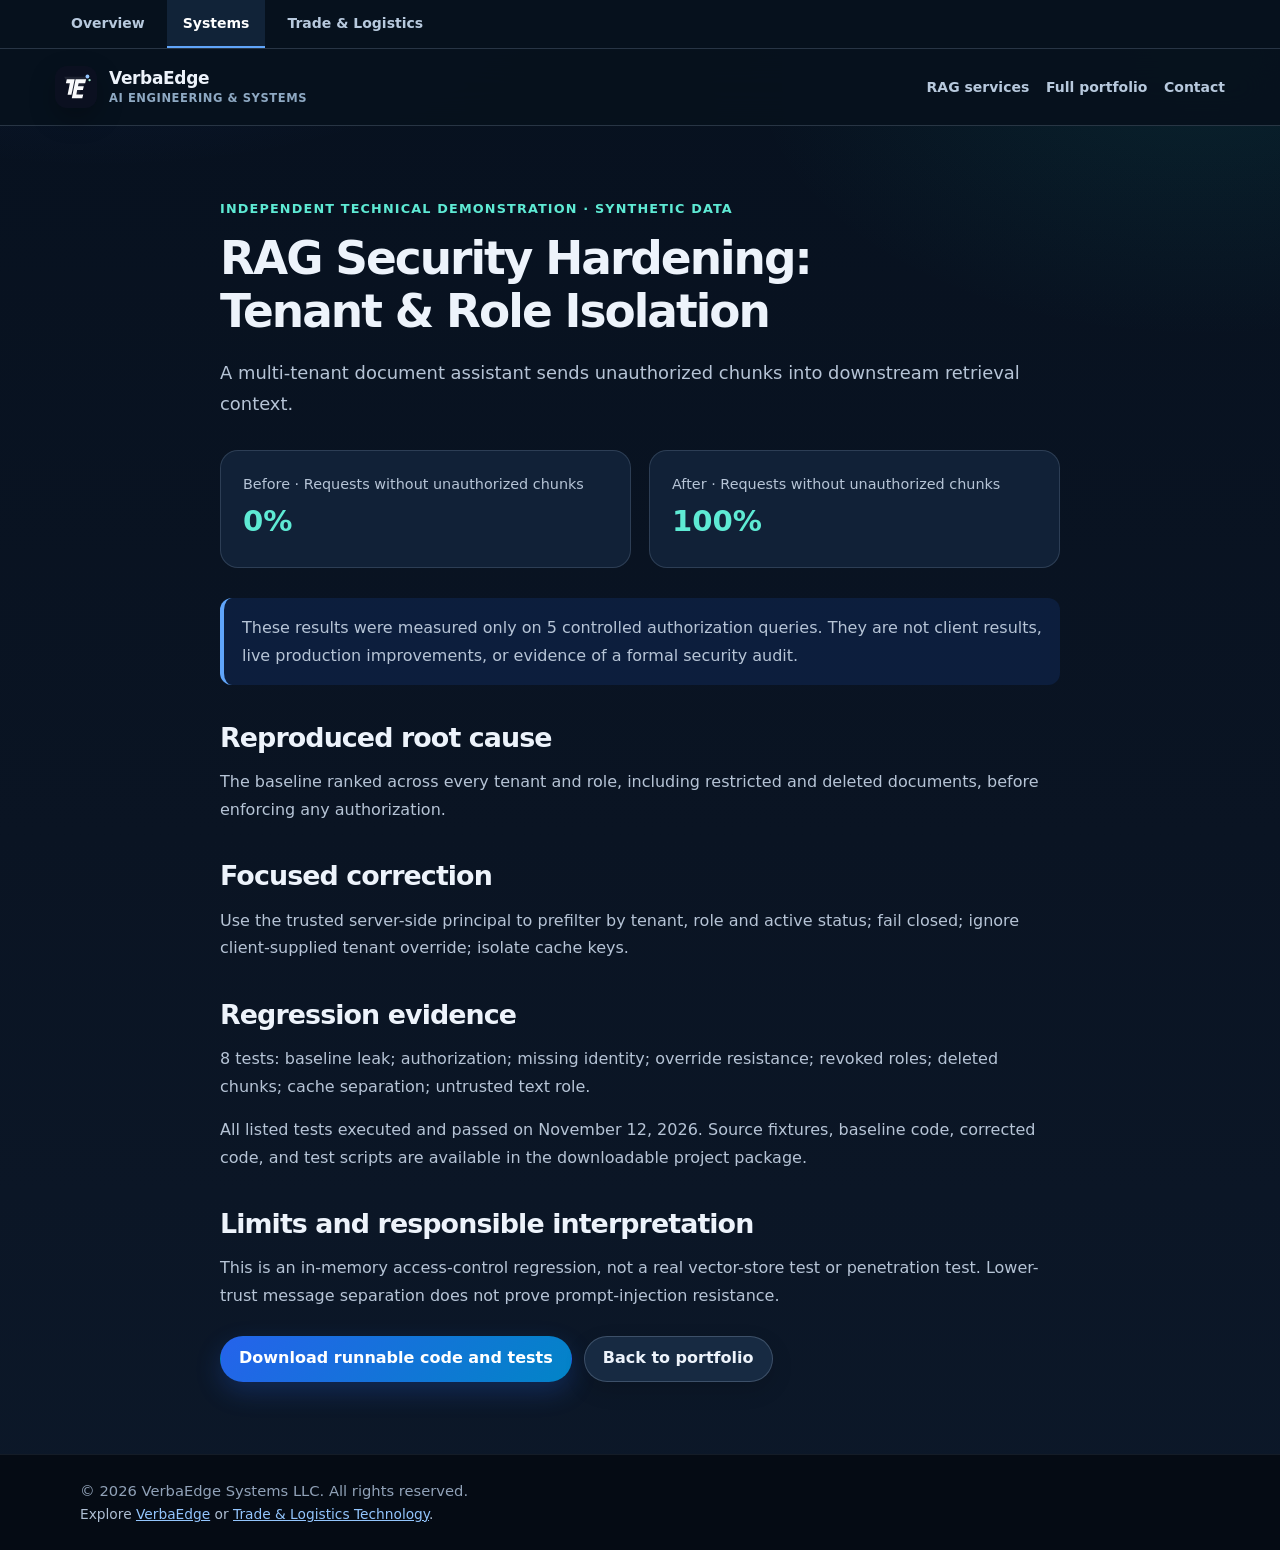
<file: portfolio/access-control.html>
<!DOCTYPE html>

<html lang="en"><head><meta charset="utf-8"/><meta content="width=device-width, initial-scale=1" name="viewport"/>
<title>RAG Security Hardening: Tenant &amp; Role Isolation | VerbaEdge Systems LLC</title>
<meta content="Independent RAG debugging case study with synthetic fixtures, reproducible failures and targeted regression tests." name="description"/>
<meta content="index, follow" name="robots"/><meta content="#091321" name="theme-color"/>
<link href="../favicon.svg" rel="icon" type="image/svg+xml"/><link href="../styles.css" rel="stylesheet"/><link href="https://systems.verbaedge.com/portfolio/access-control.html" rel="canonical"/></head>
<body><nav class="ve-network" aria-label="VerbaEdge websites"><div class="ve-network__inner"><a class="ve-network__link" href="https://verbaedge.com/">Overview</a><a class="ve-network__link" href="https://systems.verbaedge.com/" aria-current="page">Systems</a><a class="ve-network__link" href="https://logistics.verbaedge.com/">Trade &amp; Logistics</a></div></nav><header class="site-header"><div class="container header-inner">
<a class="brand" href="https://verbaedge.com/"><img alt="" aria-hidden="true" class="brand-logo" src="../assets/brand/verbaedge-logo.svg"/><span>VerbaEdge<small>AI ENGINEERING &amp; SYSTEMS</small></span></a>
<nav aria-label="Case study navigation" class="nav-links"><a href="../rag/#offers">RAG services</a><a href="../#portfolio">Full portfolio</a><a href="../rag/#contact">Contact</a></nav>
</div></header>
<main class="container case-study-main"><p class="case-meta">Independent technical demonstration · synthetic data</p>
<h1>RAG Security Hardening: Tenant &amp; Role Isolation</h1><p class="case-intro">A multi-tenant document assistant sends unauthorized chunks into downstream retrieval context.</p>
<div class="case-metrics"><div class="case-metric"><span>Before · Requests without unauthorized chunks</span><strong>0%</strong></div><div class="case-metric"><span>After · Requests without unauthorized chunks</span><strong>100%</strong></div></div>
<p class="note">These results were measured only on 5 controlled authorization queries. They are not client results, live production improvements, or evidence of a formal security audit.</p>
<h2>Reproduced root cause</h2><p>The baseline ranked across every tenant and role, including restricted and deleted documents, before enforcing any authorization.</p>
<h2>Focused correction</h2><p>Use the trusted server-side principal to prefilter by tenant, role and active status; fail closed; ignore client-supplied tenant override; isolate cache keys.</p>
<h2>Regression evidence</h2><p>8 tests: baseline leak; authorization; missing identity; override resistance; revoked roles; deleted chunks; cache separation; untrusted text role.</p><p>All listed tests executed and passed on November 12, 2026. Source fixtures, baseline code, corrected code, and test scripts are available in the downloadable project package.</p>
<h2>Limits and responsible interpretation</h2><p>This is an in-memory access-control regression, not a real vector-store test or penetration test. Lower-trust message separation does not prove prompt-injection resistance.</p>
<div class="button-row"><a class="button primary" href="../downloads/VerbaEdge_RAG_3_Portfolio_Projects.zip">Download runnable code and tests</a><a class="button" href="../index.html#portfolio">Back to portfolio</a></div>
</main><footer class="site-footer"><div class="container">© 2026 VerbaEdge Systems LLC. All rights reserved.<p class="network-footer">Explore <a href="https://verbaedge.com/">VerbaEdge</a> or <a href="https://logistics.verbaedge.com/">Trade &amp; Logistics Technology</a>.</p></div></footer></body></html>
</file>
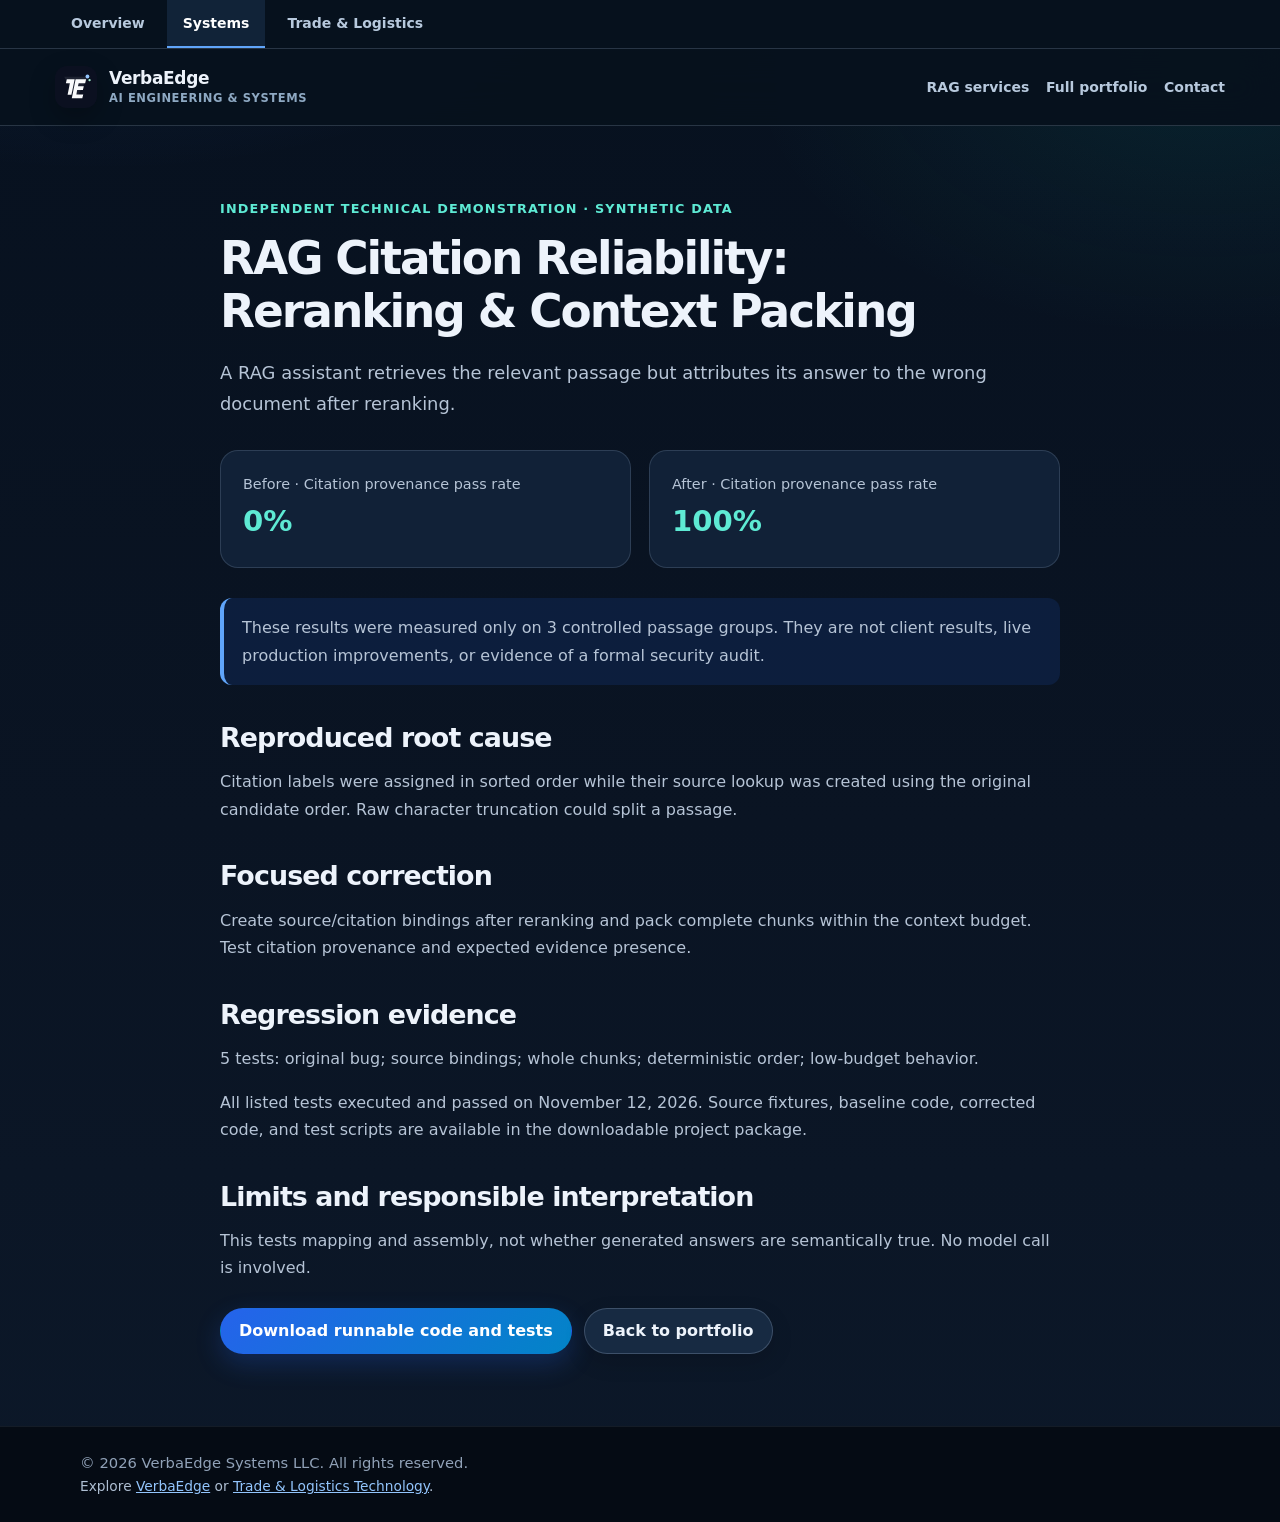
<file: portfolio/citation-context.html>
<!DOCTYPE html>

<html lang="en"><head><meta charset="utf-8"/><meta content="width=device-width, initial-scale=1" name="viewport"/>
<title>RAG Citation Reliability: Reranking &amp; Context Packing | VerbaEdge Systems LLC</title>
<meta content="Independent RAG debugging case study with synthetic fixtures, reproducible failures and targeted regression tests." name="description"/>
<meta content="index, follow" name="robots"/><meta content="#091321" name="theme-color"/>
<link href="../favicon.svg" rel="icon" type="image/svg+xml"/><link href="../styles.css" rel="stylesheet"/><link href="https://systems.verbaedge.com/portfolio/citation-context.html" rel="canonical"/></head>
<body><nav class="ve-network" aria-label="VerbaEdge websites"><div class="ve-network__inner"><a class="ve-network__link" href="https://verbaedge.com/">Overview</a><a class="ve-network__link" href="https://systems.verbaedge.com/" aria-current="page">Systems</a><a class="ve-network__link" href="https://logistics.verbaedge.com/">Trade &amp; Logistics</a></div></nav><header class="site-header"><div class="container header-inner">
<a class="brand" href="https://verbaedge.com/"><img alt="" aria-hidden="true" class="brand-logo" src="../assets/brand/verbaedge-logo.svg"/><span>VerbaEdge<small>AI ENGINEERING &amp; SYSTEMS</small></span></a>
<nav aria-label="Case study navigation" class="nav-links"><a href="../rag/#offers">RAG services</a><a href="../#portfolio">Full portfolio</a><a href="../rag/#contact">Contact</a></nav>
</div></header>
<main class="container case-study-main"><p class="case-meta">Independent technical demonstration · synthetic data</p>
<h1>RAG Citation Reliability: Reranking &amp; Context Packing</h1><p class="case-intro">A RAG assistant retrieves the relevant passage but attributes its answer to the wrong document after reranking.</p>
<div class="case-metrics"><div class="case-metric"><span>Before · Citation provenance pass rate</span><strong>0%</strong></div><div class="case-metric"><span>After · Citation provenance pass rate</span><strong>100%</strong></div></div>
<p class="note">These results were measured only on 3 controlled passage groups. They are not client results, live production improvements, or evidence of a formal security audit.</p>
<h2>Reproduced root cause</h2><p>Citation labels were assigned in sorted order while their source lookup was created using the original candidate order. Raw character truncation could split a passage.</p>
<h2>Focused correction</h2><p>Create source/citation bindings after reranking and pack complete chunks within the context budget. Test citation provenance and expected evidence presence.</p>
<h2>Regression evidence</h2><p>5 tests: original bug; source bindings; whole chunks; deterministic order; low-budget behavior.</p><p>All listed tests executed and passed on November 12, 2026. Source fixtures, baseline code, corrected code, and test scripts are available in the downloadable project package.</p>
<h2>Limits and responsible interpretation</h2><p>This tests mapping and assembly, not whether generated answers are semantically true. No model call is involved.</p>
<div class="button-row"><a class="button primary" href="../downloads/VerbaEdge_RAG_3_Portfolio_Projects.zip">Download runnable code and tests</a><a class="button" href="../index.html#portfolio">Back to portfolio</a></div>
</main><footer class="site-footer"><div class="container">© 2026 VerbaEdge Systems LLC. All rights reserved.<p class="network-footer">Explore <a href="https://verbaedge.com/">VerbaEdge</a> or <a href="https://logistics.verbaedge.com/">Trade &amp; Logistics Technology</a>.</p></div></footer></body></html>
</file>
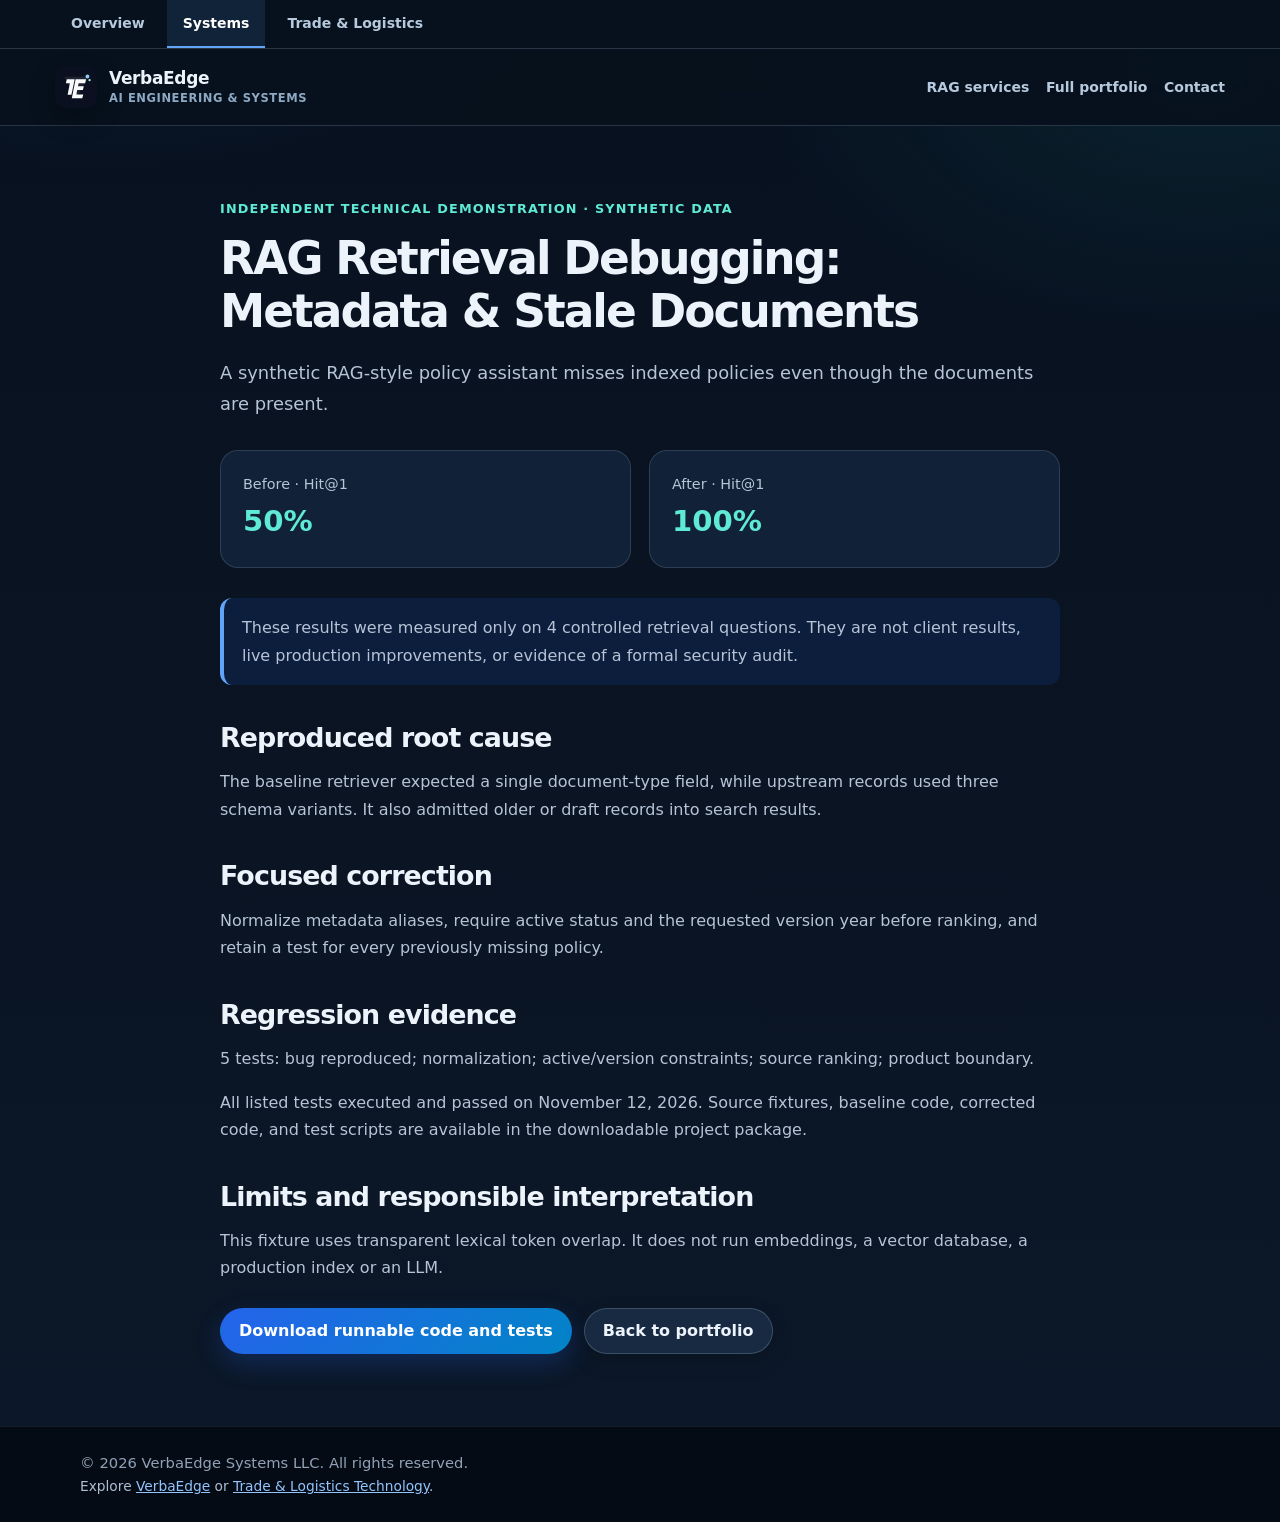
<file: portfolio/retrieval-metadata.html>
<!DOCTYPE html>

<html lang="en"><head><meta charset="utf-8"/><meta content="width=device-width, initial-scale=1" name="viewport"/>
<title>RAG Retrieval Debugging: Metadata &amp; Stale Documents | VerbaEdge Systems LLC</title>
<meta content="Independent RAG debugging case study with synthetic fixtures, reproducible failures and targeted regression tests." name="description"/>
<meta content="index, follow" name="robots"/><meta content="#091321" name="theme-color"/>
<link href="../favicon.svg" rel="icon" type="image/svg+xml"/><link href="../styles.css" rel="stylesheet"/><link href="https://systems.verbaedge.com/portfolio/retrieval-metadata.html" rel="canonical"/></head>
<body><nav class="ve-network" aria-label="VerbaEdge websites"><div class="ve-network__inner"><a class="ve-network__link" href="https://verbaedge.com/">Overview</a><a class="ve-network__link" href="https://systems.verbaedge.com/" aria-current="page">Systems</a><a class="ve-network__link" href="https://logistics.verbaedge.com/">Trade &amp; Logistics</a></div></nav><header class="site-header"><div class="container header-inner">
<a class="brand" href="https://verbaedge.com/"><img alt="" aria-hidden="true" class="brand-logo" src="../assets/brand/verbaedge-logo.svg"/><span>VerbaEdge<small>AI ENGINEERING &amp; SYSTEMS</small></span></a>
<nav aria-label="Case study navigation" class="nav-links"><a href="../rag/#offers">RAG services</a><a href="../#portfolio">Full portfolio</a><a href="../rag/#contact">Contact</a></nav>
</div></header>
<main class="container case-study-main"><p class="case-meta">Independent technical demonstration · synthetic data</p>
<h1>RAG Retrieval Debugging: Metadata &amp; Stale Documents</h1><p class="case-intro">A synthetic RAG-style policy assistant misses indexed policies even though the documents are present.</p>
<div class="case-metrics"><div class="case-metric"><span>Before · Hit@1</span><strong>50%</strong></div><div class="case-metric"><span>After · Hit@1</span><strong>100%</strong></div></div>
<p class="note">These results were measured only on 4 controlled retrieval questions. They are not client results, live production improvements, or evidence of a formal security audit.</p>
<h2>Reproduced root cause</h2><p>The baseline retriever expected a single document-type field, while upstream records used three schema variants. It also admitted older or draft records into search results.</p>
<h2>Focused correction</h2><p>Normalize metadata aliases, require active status and the requested version year before ranking, and retain a test for every previously missing policy.</p>
<h2>Regression evidence</h2><p>5 tests: bug reproduced; normalization; active/version constraints; source ranking; product boundary.</p><p>All listed tests executed and passed on November 12, 2026. Source fixtures, baseline code, corrected code, and test scripts are available in the downloadable project package.</p>
<h2>Limits and responsible interpretation</h2><p>This fixture uses transparent lexical token overlap. It does not run embeddings, a vector database, a production index or an LLM.</p>
<div class="button-row"><a class="button primary" href="../downloads/VerbaEdge_RAG_3_Portfolio_Projects.zip">Download runnable code and tests</a><a class="button" href="../index.html#portfolio">Back to portfolio</a></div>
</main><footer class="site-footer"><div class="container">© 2026 VerbaEdge Systems LLC. All rights reserved.<p class="network-footer">Explore <a href="https://verbaedge.com/">VerbaEdge</a> or <a href="https://logistics.verbaedge.com/">Trade &amp; Logistics Technology</a>.</p></div></footer></body></html>
</file>
<file: styles.css>
/* VerbaEdge Systems LLC — Dark Theme */
:root {
  color-scheme: dark;
  --bg: #091321;
  --bg-2: #0d1a2b;
  --panel: #112137;
  --panel-2: #152840;
  --panel-soft: #0e1b2d;
  --text: #edf3fb;
  --muted: #b6c4d6;
  --muted-2: #8fa2ba;
  --line: rgba(157, 178, 204, 0.2);
  --brand: #60a5fa;
  --brand-dark: #2563eb;
  --accent: #5eead4;
  --shadow: 0 20px 48px rgba(0, 0, 0, 0.28);
  --radius: 18px;
  --max: 1120px;
}

* { box-sizing: border-box; }

html {
  scroll-behavior: smooth;
  scroll-padding-top: 92px;
  background: var(--bg);
}

body {
  margin: 0;
  font-family: Inter, ui-sans-serif, system-ui, -apple-system, BlinkMacSystemFont, "Segoe UI", sans-serif;
  color: var(--text);
  background:
    radial-gradient(900px 520px at 8% -10%, rgba(37, 99, 235, 0.17), transparent 62%),
    radial-gradient(760px 460px at 94% 4%, rgba(20, 184, 166, 0.10), transparent 60%),
    linear-gradient(180deg, #07111f 0%, #0a1423 54%, #0c1829 100%);
  line-height: 1.65;
  min-height: 100vh;
}

img { max-width: 100%; display: block; }
a { color: inherit; }

::selection {
  color: #ffffff;
  background: rgba(37, 99, 235, 0.58);
}

:focus-visible {
  outline: 3px solid rgba(94, 234, 212, 0.9);
  outline-offset: 3px;
}

.container {
  width: min(var(--max), calc(100% - 40px));
  margin: 0 auto;
}

.site-header {
  position: sticky;
  top: 0;
  z-index: 10;
  background: rgba(7, 16, 29, 0.88);
  border-bottom: 1px solid var(--line);
  backdrop-filter: blur(18px);
  -webkit-backdrop-filter: blur(18px);
}

.header-inner {
  min-height: 72px;
  display: flex;
  align-items: center;
  justify-content: space-between;
  gap: 24px;
}

.brand {
  display: inline-flex;
  align-items: center;
  gap: 12px;
  font-weight: 800;
  text-decoration: none;
  letter-spacing: -0.02em;
  color: var(--text);
}

.brand-logo {
  width: 42px;
  height: 42px;
  border-radius: 12px;
  box-shadow: 0 10px 26px rgba(0, 0, 0, 0.28);
}

.nav-links {
  display: flex;
  align-items: center;
  gap: 18px;
  font-weight: 650;
  color: var(--muted);
  font-size: 0.96rem;
}

.nav-links a {
  text-decoration: none;
  transition: color 160ms ease;
}

.nav-links a:hover,
.nav-links a:focus-visible {
  color: var(--accent);
}

.section { padding: 76px 0; }

.section-light {
  background:
    radial-gradient(circle at top left, rgba(37, 99, 235, 0.14), transparent 30rem),
    radial-gradient(circle at bottom right, rgba(20, 184, 166, 0.07), transparent 28rem),
    linear-gradient(180deg, rgba(16, 32, 53, 0.76), rgba(11, 24, 41, 0.72));
  border-top: 1px solid rgba(157, 178, 204, 0.08);
  border-bottom: 1px solid rgba(157, 178, 204, 0.08);
}

.hero { padding: 96px 0 84px; }

.hero-grid {
  display: grid;
  grid-template-columns: minmax(0, 1.2fr) minmax(300px, 0.8fr);
  gap: 48px;
  align-items: center;
}

.eyebrow {
  margin: 0 0 12px;
  color: var(--accent);
  text-transform: uppercase;
  letter-spacing: 0.12em;
  font-size: 0.78rem;
  font-weight: 800;
}

h1, h2, h3, p { margin-top: 0; }
h1, h2, h3 { color: var(--text); }

h1 {
  margin-bottom: 20px;
  font-size: clamp(2.25rem, 5.7vw, 4.05rem);
  line-height: 1.04;
  letter-spacing: -0.052em;
}

h2 {
  margin-bottom: 14px;
  font-size: clamp(2rem, 4vw, 3rem);
  line-height: 1.08;
  letter-spacing: -0.04em;
}

h3 {
  margin-bottom: 10px;
  font-size: 1.22rem;
  line-height: 1.2;
  letter-spacing: -0.025em;
}

.lede {
  max-width: 740px;
  color: var(--muted);
  font-size: 1.18rem;
}

.button-row,
.portfolio-cta {
  display: flex;
  flex-wrap: wrap;
  gap: 12px;
  margin-top: 26px;
}

.button {
  display: inline-flex;
  align-items: center;
  justify-content: center;
  min-height: 44px;
  padding: 10px 18px;
  border: 1px solid rgba(157, 178, 204, 0.28);
  border-radius: 999px;
  background: #172a42;
  color: var(--text);
  text-decoration: none;
  font-weight: 750;
  box-shadow: 0 8px 22px rgba(0, 0, 0, 0.14);
  transition: border-color 160ms ease, background 160ms ease, box-shadow 160ms ease, transform 160ms ease;
}

.button:hover,
.button:focus-visible {
  border-color: rgba(96, 165, 250, 0.72);
  background: #1b3553;
  box-shadow: 0 12px 28px rgba(37, 99, 235, 0.18);
  transform: translateY(-1px);
}

.button.primary {
  background: linear-gradient(135deg, #2563eb 0%, #0284c7 100%);
  color: #ffffff;
  border-color: transparent;
  box-shadow: 0 10px 26px rgba(37, 99, 235, 0.24);
}

.button.primary:hover,
.button.primary:focus-visible {
  background: linear-gradient(135deg, #1d4ed8 0%, #0369a1 100%);
  box-shadow: 0 14px 32px rgba(37, 99, 235, 0.32);
}

.focus-card,
.card,
.contact-card,
.portfolio-card {
  border: 1px solid var(--line);
  border-radius: var(--radius);
  background: linear-gradient(155deg, rgba(20, 39, 63, 0.96), rgba(13, 27, 46, 0.97));
  box-shadow: var(--shadow);
}

.focus-card {
  padding: 26px;
}

.focus-card h2 { font-size: 1.4rem; }

.focus-card-title {
  display: flex;
  align-items: center;
  gap: 14px;
  margin-bottom: 18px;
}

.focus-card-title h2 {
  margin: 0;
  font-size: 1.4rem;
}

.focus-logo {
  width: 46px;
  height: 46px;
  border-radius: 13px;
  flex: 0 0 auto;
  box-shadow: 0 10px 24px rgba(0, 0, 0, 0.24);
}

.focus-list {
  display: grid;
  gap: 18px;
}

.focus-list div {
  padding-top: 18px;
  border-top: 1px solid var(--line);
}

.focus-list strong,
.focus-list span { display: block; }
.focus-list strong { margin-bottom: 4px; color: var(--text); }

.focus-list span,
.section-heading p,
.card p,
.split p,
.note,
.portfolio-body p,
.small {
  color: var(--muted);
}

.section-heading {
  max-width: 820px;
  margin-bottom: 32px;
}

.card-grid {
  display: grid;
  gap: 18px;
}

.services-grid { grid-template-columns: repeat(3, minmax(0, 1fr)); }

.offer-grid {
  display: grid;
  grid-template-columns: 1.15fr 1fr 1fr;
  gap: 18px;
}

.offer-card { padding: 26px; }

.offer-card ul {
  margin: 16px 0;
  padding-left: 20px;
  color: var(--muted);
}

.offer-card li + li { margin-top: 8px; }

.offer-label {
  display: inline-flex;
  align-items: center;
  margin-bottom: 12px;
  border-radius: 999px;
  background: rgba(59, 130, 246, 0.16);
  border: 1px solid rgba(96, 165, 250, 0.18);
  color: #bfdbfe;
  padding: 5px 10px;
  font-size: 0.78rem;
  font-weight: 800;
  letter-spacing: 0.04em;
  text-transform: uppercase;
}

.featured-offer {
  border-color: rgba(96, 165, 250, 0.42);
  background: linear-gradient(155deg, rgba(24, 53, 88, 0.98), rgba(13, 30, 51, 0.98));
  box-shadow: 0 20px 48px rgba(18, 62, 123, 0.22);
}

.deliverable {
  margin-bottom: 0;
  color: var(--muted);
}

.industries-grid { grid-template-columns: repeat(4, minmax(0, 1fr)); }

.card { padding: 24px; }

.split {
  display: grid;
  grid-template-columns: minmax(0, 0.9fr) minmax(0, 1.1fr);
  gap: 44px;
  align-items: start;
}

.capability-tags,
.tag-row {
  display: flex;
  flex-wrap: wrap;
  gap: 10px;
}

.capability-tags span,
.tag-row span {
  display: inline-flex;
  align-items: center;
  min-height: 34px;
  border-radius: 999px;
  border: 1px solid rgba(157, 178, 204, 0.22);
  background: rgba(157, 178, 204, 0.08);
  color: #d8e4f2;
  padding: 7px 11px;
  font-size: 0.9rem;
  font-weight: 700;
}

.note {
  max-width: 900px;
  margin: 0 0 28px;
  border-left: 4px solid var(--brand);
  border-radius: 12px;
  background: rgba(37, 99, 235, 0.13);
  padding: 16px 18px;
  color: #c7d7eb;
}

.portfolio-grid {
  display: grid;
  grid-template-columns: repeat(3, minmax(0, 1fr));
  gap: 22px;
}

.portfolio-card { overflow: hidden; }

.portfolio-card img {
  width: 100%;
  aspect-ratio: 4 / 3;
  object-fit: cover;
  border-bottom: 1px solid var(--line);
  background: #0a1524;
}

.portfolio-body { padding: 22px; }
.portfolio-body strong { color: var(--text); }
.tag-row { margin-top: 16px; }
.tag-row span { background: rgba(157, 178, 204, 0.06); font-size: 0.82rem; }

.contact-section {
  background: linear-gradient(180deg, #081321 0%, #07101c 100%);
  color: var(--text);
  border-top: 1px solid rgba(157, 178, 204, 0.12);
}

.contact-card {
  padding: 32px;
  background: linear-gradient(145deg, #12243a, #0d1a2b);
  border-color: rgba(157, 178, 204, 0.22);
}

.contact-card p,
.contact-card .small { color: var(--muted); }

.contact-list {
  display: grid;
  gap: 10px;
  margin: 22px 0 0;
}

.contact-list div {
  display: flex;
  gap: 8px;
  flex-wrap: wrap;
}

.contact-list dt { font-weight: 800; color: var(--text); }
.contact-list dd { margin: 0; color: var(--muted); }
.contact-list a { color: #93c5fd; text-decoration-thickness: 1px; text-underline-offset: 3px; }
.contact-list a:hover { color: var(--accent); }

.site-footer {
  padding: 24px 0;
  background: #050b14;
  color: #91a2b8;
  font-size: 0.92rem;
  border-top: 1px solid rgba(157, 178, 204, 0.10);
}

.site-footer p { margin: 0; }

@media (max-width: 880px) {
  .header-inner,
  .nav-links { align-items: flex-start; }

  .header-inner {
    flex-direction: column;
    padding: 16px 0;
    gap: 12px;
  }

  .nav-links {
    flex-wrap: wrap;
    gap: 10px 16px;
  }

  .hero-grid,
  .split,
  .portfolio-grid,
  .services-grid,
  .offer-grid,
  .industries-grid { grid-template-columns: 1fr; }

  .hero { padding: 64px 0; }
  .section { padding: 56px 0; }
}

@media (max-width: 560px) {
  .container { width: min(var(--max), calc(100% - 32px)); }
  .brand { font-size: 0.98rem; }
  .nav-links { font-size: 0.9rem; }
  .hero { padding: 54px 0; }
  h1 { font-size: clamp(2.1rem, 11vw, 3.1rem); }
  .focus-card,
  .offer-card,
  .card { padding: 21px; }
  .contact-card { padding: 24px; }
  .button-row .button,
  .portfolio-cta .button { width: 100%; }
}

@media (prefers-reduced-motion: reduce) {
  html { scroll-behavior: auto; }
  *, *::before, *::after {
    transition-duration: 0.01ms !important;
    animation-duration: 0.01ms !important;
    animation-iteration-count: 1 !important;
  }
}

/* Focused RAG service copy; retains the original dark theme and layout. */
.hero-promise {
  margin: 18px 0 0;
  color: #cde0f6;
  font-size: 0.94rem;
  font-weight: 750;
  letter-spacing: 0.01em;
}

.text-link {
  display: inline-flex;
  margin-top: 16px;
  color: #93c5fd;
  font-weight: 750;
  text-decoration-thickness: 1px;
  text-underline-offset: 4px;
}

.text-link:hover,
.text-link:focus-visible { color: var(--accent); }

.scope-note {
  margin: 24px 0 0;
  max-width: 940px;
  color: var(--muted);
  font-size: 0.94rem;
}

.contact-action { margin: 18px 0 26px; }

/* Additional RAG case-study cards: inherited dark palette and existing brand style */
.portfolio-subtitle {font-size:1.42rem; margin:26px 0 12px; letter-spacing:-.025em;}
.original-samples {margin-top:54px;}
.rag-case-grid {display:grid; grid-template-columns:repeat(3,minmax(0,1fr)); gap:20px; margin:20px 0 12px;}
.rag-case-card {padding:25px; display:flex; flex-direction:column;}
.rag-case-card .text-link {margin-top:auto; padding-top:12px;}
.rag-evidence {padding:13px; border-left:3px solid var(--accent); background:rgba(94,234,212,.04); border-radius:0 8px 8px 0;}
.portfolio-download {margin-bottom:28px; color:var(--muted);}
.case-study-main {max-width:900px; padding:74px 0 86px;}
.case-study-main h1 {font-size:clamp(2rem,4vw,3.2rem); line-height:1.16;}
.case-study-main h2 {font-size:1.56rem; margin-top:36px;}
.case-study-main p,.case-study-main li {color:var(--muted);}
.case-study-main .case-intro {font-size:1.12rem;}
.case-study-main .case-meta {color:var(--accent); text-transform:uppercase; font-size:.8rem; font-weight:800; letter-spacing:.09em;}
.case-metrics {display:grid;grid-template-columns:1fr 1fr;gap:18px;margin:30px 0;}
.case-metric {padding:22px; border:1px solid var(--line); border-radius:var(--radius); background:var(--panel);}
.case-metric span {display:block; color:var(--muted); font-size:.9rem;}
.case-metric strong {display:block; font-size:1.8rem; color:var(--accent);}
.case-study-main code {color:var(--accent); background:rgba(13,27,46,.8); padding:.1rem .32rem;border-radius:4px;}
.case-study-main pre {max-width:100%;overflow:auto; border:1px solid var(--line);border-radius:12px;background:var(--panel);padding:20px;}
.case-study-main pre code {background:transparent; color:var(--text);padding:0;}
@media(max-width:920px){.rag-case-grid{grid-template-columns:1fr 1fr;}}
@media(max-width:700px){.rag-case-grid,.case-metrics{grid-template-columns:1fr;}.case-study-main{padding:50px 0;}}

/* VerbaEdge cross-division navigation; original Systems theme retained */
.network-bar{border-bottom:1px solid rgba(157,178,204,.13);background:#06101e;color:#aec1d8;font-size:.81rem}
.network-inner{display:flex;align-items:center;justify-content:flex-end;gap:22px;flex-wrap:wrap;min-height:36px;padding:6px 0}
.network-inner a{color:#bed0e6;text-decoration:none}.network-inner a:hover,.network-inner a:focus-visible{color:#5eead4}
.network-current{font-weight:800;color:#5eead4}.network-home{opacity:.78}.network-footer{font-size:.86rem;margin:8px 0 0;color:#aebed2}.network-footer a{color:#93c5fd}
@media(max-width:650px){.network-inner{justify-content:center;gap:8px 15px;font-size:.74rem}}


/* VerbaEdge Systems typography, content measure and mobile spacing — Nov 2026 */
body { font-size: 16px; line-height: 1.66; -webkit-font-smoothing: antialiased; }
h1 { font-size: clamp(2.3rem, 4.35vw, 3.75rem); line-height: 1.11; letter-spacing: -.044em; text-wrap: balance; }
h2 { font-size: clamp(1.8rem, 3vw, 2.7rem); line-height: 1.18; letter-spacing: -.034em; text-wrap: balance; }
h3 { font-size: 1.22rem; line-height: 1.34; }
.hero { padding: clamp(3.5rem, 6vw, 5rem) 0; }
.hero-grid { grid-template-columns: minmax(0, 1.12fr) minmax(0, .88fr); gap: clamp(1.7rem, 3.5vw, 2.75rem); }
.lede { font-size: clamp(1.045rem, 1.25vw, 1.13rem); line-height: 1.69; max-width: 63ch; }
.section { padding: clamp(3.3rem, 5.5vw, 4.75rem) 0; }
.nav-links { gap: .7rem 1rem; flex-wrap: wrap; font-size: .91rem; line-height: 1.5; }
.header-inner { gap: 1rem; }
.brand { min-width: 0; }
.offer-card, .card, .portfolio-body, .rag-case-card, .focus-card { line-height: 1.67; }
.offer-card, .focus-card { padding: clamp(1.3rem, 2vw, 1.7rem); }
.card { padding: clamp(1.25rem, 1.9vw, 1.55rem); }
.section-heading p { line-height: 1.68; max-width: 70ch; }
.button { min-height: 46px; line-height: 1.42; text-align: center; }
.offer-label { font-size: .79rem; line-height: 1.5; }
.case-study-main { max-width: 840px; padding: clamp(3.2rem, 6vw, 4.5rem) 0; }
.case-study-main h1 { font-size: clamp(2rem, 3.55vw, 2.92rem); line-height: 1.16; }
.case-study-main h2 { font-size: clamp(1.4rem, 2.2vw, 1.68rem); line-height: 1.24; }
.case-study-main p, .case-study-main li { line-height: 1.72; }
.case-metric strong { font-size: clamp(1.5rem, 2.8vw, 1.82rem); }
.network-inner { gap: .4rem 1rem; }
:where(.card,.focus-card,.portfolio-card,.contact-card,.offer-card,.hero-grid,.split,.card-grid,.portfolio-grid,.rag-case-grid) { min-width: 0; }
:where(h1,h2,h3,p,a,dd) { overflow-wrap: break-word; }
@media (max-width: 880px) {
  .hero-grid,.split,.portfolio-grid,.services-grid,.offer-grid,.industries-grid { grid-template-columns: 1fr; }
}
@media (max-width: 560px) {
  html { scroll-padding-top: 142px; }
  h1 { font-size: clamp(2.1rem, 9vw, 2.9rem); line-height: 1.13; }
  h2 { font-size: clamp(1.68rem, 7.5vw, 2.2rem); }
  .hero { padding: 3.1rem 0; }
  .section { padding: 3.25rem 0; }
  .nav-links { gap: .5rem .9rem; }
  .focus-card, .offer-card, .card { padding: 1.3rem; }
  .rag-case-card { padding: 1.3rem; }
  .contact-card { padding: 1.45rem; }
  .case-study-main { padding: 3.2rem 0; }
}

/* Shared cross-site navigation: same font, size, state, and mobile behavior. */
.ve-network{position:sticky;top:0;z-index:100;background:#06111d;color:#b7c9dd;border-bottom:1px solid rgba(159,183,208,.22);font-family:Inter,ui-sans-serif,system-ui,-apple-system,"Segoe UI",sans-serif}.ve-network__inner{width:min(1170px,calc(100% - 32px));margin:0 auto;display:flex;align-items:stretch;gap:6px;min-height:48px;overflow-x:auto;overscroll-behavior-x:contain;scrollbar-width:thin;-webkit-overflow-scrolling:touch}.ve-network__link{display:inline-flex;flex:0 0 auto;align-items:center;justify-content:center;min-height:48px;padding:10px 16px;color:#b7c9dd!important;text-decoration:none!important;white-space:nowrap;font:700 14px/1.4 Inter,ui-sans-serif,system-ui,-apple-system,"Segoe UI",sans-serif;letter-spacing:0;border-bottom:2px solid transparent}.ve-network__link:hover,.ve-network__link:focus-visible{color:#fff!important;background:rgba(96,165,250,.1)}.ve-network__link[aria-current="page"]{color:#fff!important;background:rgba(96,165,250,.12);border-bottom-color:#60a5fa}.ve-network__link:focus-visible{outline:2px solid #60a5fa;outline-offset:-3px}.header,.site-header{top:48px!important}.header .header-inner,.site-header .header-inner{min-height:76px}.header .menu a,.site-header .nav-links a{font-size:14px;line-height:1.45;font-weight:700}.header .menu,.site-header .nav-links{gap:clamp(12px,1.6vw,20px)}@media(max-width:760px){.ve-network__inner{width:calc(100% - 16px);gap:0}.ve-network__link{padding:10px 12px}.header .header-inner,.site-header .header-inner{min-height:0;display:flex;flex-direction:column;align-items:stretch;gap:10px;padding:12px 0}.header .brand,.site-header .brand{white-space:normal;font-size:1rem;min-width:0}.header .menu,.site-header .nav-links{display:flex;flex-wrap:nowrap;overflow-x:auto;overscroll-behavior-x:contain;scrollbar-width:thin;white-space:nowrap;width:100%;gap:15px;padding:0 0 5px}.header .menu a,.site-header .nav-links a{flex:0 0 auto}}@media(prefers-reduced-motion:reduce){html{scroll-behavior:auto!important}}

/* Reserve space for both sticky navigation rows when following in-page anchors. */
html{scroll-padding-top:140px!important}
@media(max-width:760px){html{scroll-padding-top:185px!important}}

/* Systems architecture: original broad engineering home + nested RAG specialty. */
#rag-specialty .card-grid{margin-top:24px}
#rag-specialty .scope-note{margin-top:20px;max-width:85ch}
@media(max-width:720px){#rag-specialty .button-row .button{width:100%;text-align:center}}


/* Systems identity matches Overview and Logistics, with two clear service tracks. */
.site-header .brand{font-size:1.05rem;line-height:1.2;font-weight:820;letter-spacing:-.02em}
.site-header .brand small{display:block;color:#8ea9c3;font-size:.72rem;font-weight:700;letter-spacing:.05em;margin-top:3px}
.site-header .brand-logo{height:42px;width:42px;flex:0 0 42px}
.site-header .header-inner{min-height:76px}
.site-header .nav-links a{font-size:14px;line-height:1.45;font-weight:700}
#genai .card-grid,#engineering .card-grid{margin-top:20px}
#engagements .offer-card{display:flex;flex-direction:column}
#portfolio .original-samples{margin-top:24px}
#portfolio #rag-portfolio{margin-top:54px}
#portfolio .portfolio-grid{margin-bottom:22px}
@media(max-width:760px){.site-header .nav-links{flex-wrap:nowrap;gap:15px;overflow-x:auto;-webkit-overflow-scrolling:touch;scrollbar-width:thin}}

/* Concise broad AI focus and RAG-only troubleshooting section. */
.focus-card .focus-list{gap:10px}
.focus-card .focus-list > div{padding-top:12px}
.focus-card .focus-list strong{font-size:.94rem;line-height:1.35}
.focus-card .focus-list span{font-size:.89rem;line-height:1.52}
.rag-problems{margin:32px 0}
.rag-problems h3{font-size:clamp(1.32rem,2vw,1.62rem);margin:0 0 16px;line-height:1.3}
.rag-problem-grid{display:grid;grid-template-columns:repeat(2,minmax(0,1fr));gap:14px}
.rag-problem{min-width:0;padding:20px;border:1px solid var(--line);border-radius:14px;background:rgba(15,31,52,.8)}
.rag-problem h4{font-size:1rem;line-height:1.3;color:var(--text);margin:0 0 7px}
.rag-problem p{font-size:.93rem;line-height:1.55;color:var(--muted);margin:0}
@media(max-width:720px){.rag-problem-grid{grid-template-columns:1fr}.rag-problem{padding:16px}}

/* VerbaEdge cross-site design contract v2 — identical on all three site stylesheets. */
.ve-network{position:sticky;top:0;z-index:120;background:#06111d;color:#b7c9dd;border-bottom:1px solid rgba(159,183,208,.22);font-family:Inter,ui-sans-serif,system-ui,-apple-system,"Segoe UI",sans-serif;font-size:14px;line-height:1.45}
.ve-network__inner{width:min(1170px,calc(100% - 32px));margin:auto;min-height:48px;display:flex;align-items:stretch;gap:6px;overflow-x:auto;overscroll-behavior-x:contain;scrollbar-width:thin;-webkit-overflow-scrolling:touch}
.ve-network__link{display:inline-flex;align-items:center;justify-content:center;flex:0 0 auto;white-space:nowrap;min-height:48px;padding:10px 16px;font:700 14px/1.45 Inter,ui-sans-serif,system-ui,-apple-system,"Segoe UI",sans-serif;letter-spacing:0;color:#b7c9dd!important;text-decoration:none!important;border-bottom:2px solid transparent}
.ve-network__link:hover{color:#fff!important;background:rgba(96,165,250,.1)}
.ve-network__link[aria-current="page"]{color:#fff!important;background:rgba(96,165,250,.12);border-bottom-color:#60a5fa}
.ve-network__link:focus-visible{color:#fff!important;outline:2px solid #60a5fa;outline-offset:-3px;background:rgba(96,165,250,.1)}
.header,.site-header{position:sticky;top:48px!important;z-index:110;background:rgba(7,17,29,.94);backdrop-filter:blur(18px);-webkit-backdrop-filter:blur(18px);border-bottom:1px solid rgba(159,183,208,.22)}
.header .header-inner,.site-header .header-inner{width:min(1170px,calc(100% - 32px));margin:0 auto;min-height:76px;display:flex;align-items:center;justify-content:space-between;gap:16px;padding:8px 0}
.header .brand,.site-header .brand{display:inline-flex;flex:0 0 auto;align-items:center;gap:12px;min-width:0;white-space:nowrap;color:#edf3fb;font:820 17px/1.2 Inter,ui-sans-serif,system-ui,-apple-system,"Segoe UI",sans-serif;letter-spacing:-.02em;text-decoration:none}
.header .brand img,.site-header .brand img{display:block;flex:0 0 42px;width:42px;height:42px;max-width:42px;object-fit:contain;border-radius:12px}
.header .brand span,.site-header .brand span{display:block}
.header .brand small,.site-header .brand small{display:block;color:#8ea9c3;font:700 11.5px/1.35 Inter,ui-sans-serif,system-ui,-apple-system,"Segoe UI",sans-serif;letter-spacing:.05em;margin-top:3px;white-space:normal}
.header .menu,.site-header .nav-links{display:flex;align-items:center;justify-content:flex-end;gap:clamp(8px,1.3vw,18px);min-width:0;margin:0;padding:0}
.header .menu a,.site-header .nav-links a{display:inline-flex;flex:0 0 auto;align-items:center;min-height:44px;font:700 14px/1.45 Inter,ui-sans-serif,system-ui,-apple-system,"Segoe UI",sans-serif;letter-spacing:0;white-space:nowrap;color:#b7c9dd;text-decoration:none}
.header .menu a:hover,.site-header .nav-links a:hover{color:#fff;text-decoration:underline;text-decoration-color:#60a5fa;text-underline-offset:5px}
.header .menu a:focus-visible,.site-header .nav-links a:focus-visible,.header .brand:focus-visible,.site-header .brand:focus-visible{outline:2px solid #60a5fa;outline-offset:3px;color:#fff}
html{scroll-padding-top:148px!important}
@media(max-width:1020px){
  .header .header-inner,.site-header .header-inner{width:calc(100% - 24px);min-height:0;flex-direction:column;align-items:stretch;justify-content:center;gap:4px;padding:8px 0 6px}
  .header .brand,.site-header .brand{align-self:flex-start;white-space:normal}
  .header .menu,.site-header .nav-links{display:flex;width:100%;justify-content:flex-start;gap:16px;flex-wrap:nowrap;overflow-x:auto;overscroll-behavior-x:contain;-webkit-overflow-scrolling:touch;scrollbar-width:thin}
  .header .menu a,.site-header .nav-links a{min-height:44px}
  html{scroll-padding-top:189px!important}
}
@media(max-width:420px){.ve-network__inner{width:calc(100% - 12px);gap:0}.ve-network__link{padding:10px 11px}}
@media(prefers-reduced-motion:reduce){html{scroll-behavior:auto!important}}

/* Systems hero mirrors the Trade & Logistics three-step workflow card. */
.hero.ve-systems-hero{padding:clamp(3.4rem,6vw,5.1rem) 0;background:transparent;border:0}
.ve-systems-hero .hero-grid{grid-template-columns:minmax(0,1.1fr) minmax(0,.9fr);gap:clamp(1.75rem,4vw,3.2rem);align-items:center}
.ve-systems-hero .hero-copy{min-width:0}
.ve-systems-hero h1{font-size:clamp(2.35rem,4.55vw,4.4rem);line-height:1.08;letter-spacing:-.048em}
.ve-systems-hero .lede{font-size:clamp(1.05rem,1.35vw,1.13rem);line-height:1.65}
.ve-systems-hero .button-row{display:flex;flex-wrap:wrap;gap:12px;margin-top:26px}
.ve-engineering-platform{position:relative;overflow:hidden;min-height:0;padding:clamp(1.3rem,2.65vw,1.8rem);border-radius:25px;background:radial-gradient(circle at 80% 24%,rgba(30,167,186,.24),transparent 35%),radial-gradient(circle at 12% 74%,rgba(38,99,235,.3),transparent 44%),#0c2034;border:1px solid rgba(120,172,213,.24);box-shadow:0 24px 65px #0005}
.ve-engineering-platform:before{content:"";position:absolute;inset:0;background-image:linear-gradient(rgba(105,146,184,.05) 1px,transparent 1px),linear-gradient(90deg,rgba(105,146,184,.05) 1px,transparent 1px);background-size:38px 38px;pointer-events:none}
.ve-engineering-platform>*{position:relative}
.ve-engineering-platform .platform-top{display:flex;align-items:center;gap:11px;margin-bottom:1.35rem;color:#bcd5ea;font-weight:800;font-size:.78rem;line-height:1.45;letter-spacing:.07em;text-transform:uppercase}
.ve-engineering-platform .platform-indicator{width:9px;height:9px;flex:0 0 9px;background:#5eead4;border-radius:50%;box-shadow:0 0 12px #5eead455}
.ve-engineering-platform .platform-stack{display:grid;gap:12px}
.ve-engineering-platform .stack-item{min-width:0;background:rgba(13,31,48,.89);padding:clamp(.95rem,1.6vw,1.2rem);border-radius:16px;border:1px solid rgba(136,181,222,.24);box-shadow:none}
.ve-engineering-platform .stack-item small{display:block;text-transform:uppercase;letter-spacing:.13em;color:#84d9c7;font-size:.68rem;font-weight:850;margin-bottom:3px}
.ve-engineering-platform .stack-item strong{display:block;letter-spacing:-.01em;font-size:1.08rem;color:#edf3fb}
.ve-engineering-platform .stack-item span{display:block;color:#abc1d5;font-size:.84rem;line-height:1.55}
.ve-engineering-platform .stack-arrow{text-align:center;color:#68aada;line-height:1;letter-spacing:.5rem}
@media(max-width:900px){.ve-systems-hero .hero-grid{grid-template-columns:1fr}.ve-engineering-platform{max-width:720px;width:100%}}
@media(max-width:560px){.ve-systems-hero h1{font-size:clamp(2.1rem,9vw,3rem)}.ve-engineering-platform{padding:1.15rem}}
</file>
